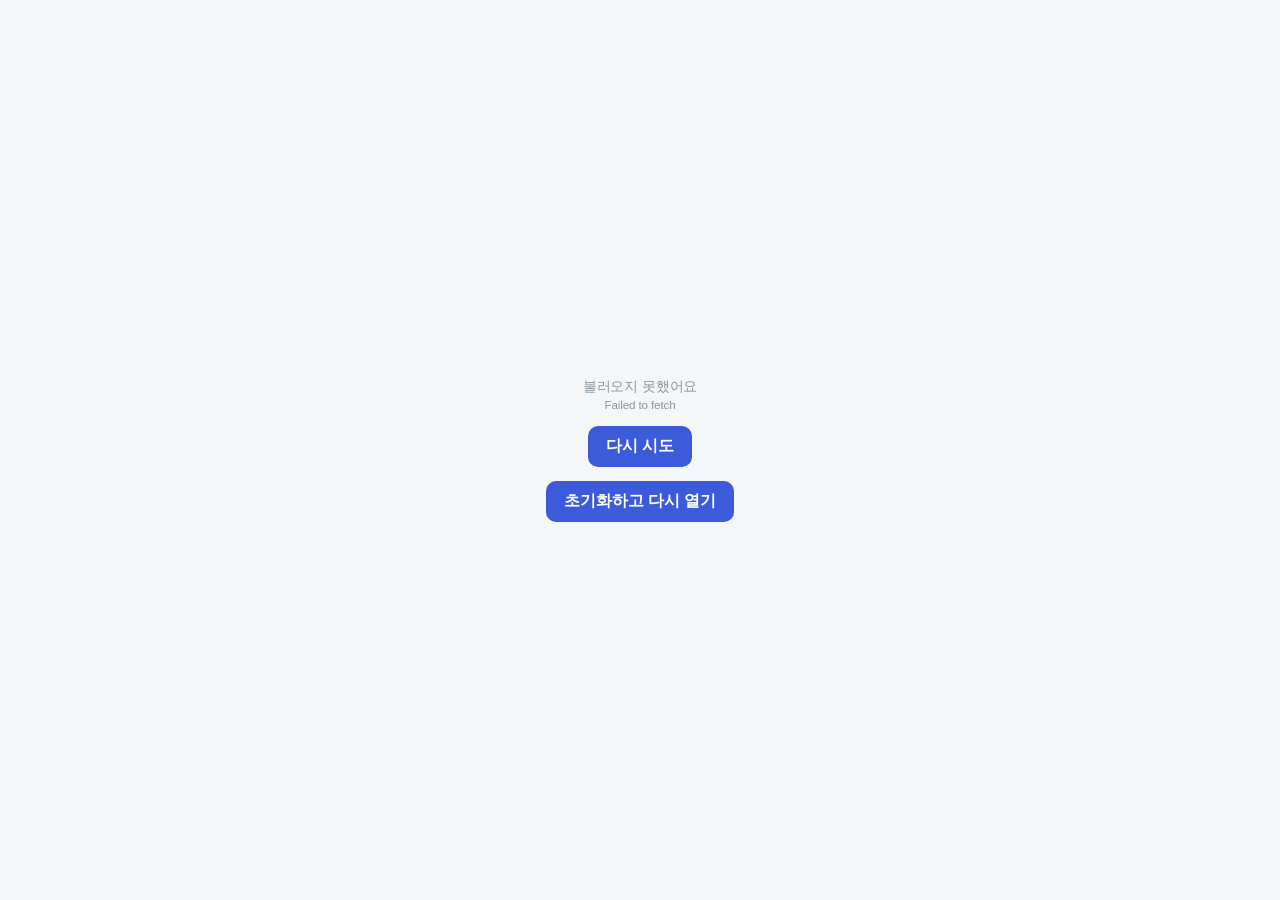
<file: index.html>
<!doctype html>
<html lang="ko">
<head>
<meta charset="utf-8">
<meta name="robots" content="noindex, nofollow, noai, noimageai">
<meta name="viewport" content="width=device-width, initial-scale=1">
<script>
/* [주소] 앱 뿌리 주소(ROOT) 계산 + 404.html 에서 넘어온 주소 되살리기 — 다른 파일보다 먼저 실행돼야 함
 *  github.io → 저장소 이름이 뿌리(/jammanbo/, /jammanbo-beta/) · 그 밖(localhost 등) → '/' */
(function () {
  var seg = location.pathname.split('/')[1] || '';
  var root = /\.github\.io$/.test(location.hostname) && seg ? '/' + seg + '/' : '/';
  window.JMB_ROOT = root;
  try {
    var dl = sessionStorage.getItem('jmb_deeplink');           // 404.html 이 저장해 둔 원래 주소
    if (dl) { sessionStorage.removeItem('jmb_deeplink'); if (dl.indexOf(root) === 0) history.replaceState(null, '', dl); }
  } catch (e) {}
  // /jammanbo/games/ · /jammanbo/games/x 처럼 끝에 더 붙은 주소는 한 단계로 정리 (상대 경로 파일이 깨지지 않게)
  var rest = location.pathname.slice(root.length).split('/');
  if (location.pathname.indexOf(root) === 0 && rest.length > 1) history.replaceState(null, '', root + rest[0] + location.search + location.hash);
})();
</script>
<title>잠만보 보드게임 모임</title>
<meta name="theme-color" content="#ffffff" media="(prefers-color-scheme: light)">
<meta name="theme-color" content="#181b21" media="(prefers-color-scheme: dark)">
<link rel="manifest" href="manifest.webmanifest">
<link rel="icon" type="image/png" href="icon-192.png">
<link rel="apple-touch-icon" href="apple-touch-icon.png">
<link rel="preconnect" href="https://script.google.com" crossorigin>
<link rel="preconnect" href="https://script.googleusercontent.com" crossorigin>
<link rel="dns-prefetch" href="https://kauth.kakao.com">
<style>
 html,body{margin:0;height:100%;background:#f5f6f8;color:#191f28;font-family:"Pretendard Variable",Pretendard,-apple-system,BlinkMacSystemFont,"Apple SD Gothic Neo","Malgun Gothic","Noto Sans KR",sans-serif}
 @media (prefers-color-scheme: dark){html,body{background:#0e1014;color:#eef0f4}}
 #boot{display:flex;flex-direction:column;align-items:center;justify-content:center;height:100%;gap:14px;padding:0 16px;text-align:center}
 #boot img{width:64px;height:64px;border-radius:16px;box-shadow:0 6px 18px rgba(30,42,90,.25)}
 #boot .msg{font-size:14px;color:#8b95a1;letter-spacing:-.01em}
 #boot button{font:inherit;font-weight:600;padding:10px 18px;border-radius:10px;border:0;background:#3b5bdb;color:#fff;cursor:pointer}
</style>
<script src="config.js"></script>
<script>
/*
 * 잠만보 보드게임 모임 — GitHub Pages 시작 페이지 (v2.2, 탭별 주소 + 뒤로가기 + 테스트 사이트 분리)
 *
 * 화면 코드(Index.html)·데이터는 시트 안의 Apps Script 에서 받아 옵니다. (주소는 config.js)
 * 화면을 고칠 때는 Apps Script 의 Index.html 만 고치고 '새 버전 배포'하면 됩니다. (여기는 안 고쳐도 됨)
 *
 * 빠르게 여는 방법
 *  1) 화면 코드: 기기에 저장해 둔 것으로 바로 띄우고, 뒤에서 버전만 확인 → 바뀌었으면 받아 두었다가 다음에 적용
 *  2) 데이터:   이 페이지가 열리자마자(화면보다 먼저) 서버에 요청. 기기에 저장된 데이터가 있으면 그걸 먼저 보여주고,
 *               서버 버전이 같으면 데이터를 다시 받지 않음(작은 응답만), 다르면 새 데이터로 바꿔 그림
 *  3) 정적 파일: sw.js 가 캐시 (재방문 시 네트워크를 기다리지 않음)
 *
 * [권한] 로그인 없이는 조회만 · 로그인하면 자기 닉네임으로만 등록 · 익명 글은 누구나
 *   회원용 쓰기 요청에는 카카오 세션 토큰을 마지막 인자로 붙여 보내고, 서버(Kakao.gs)가 최종 확인합니다.
 */
/* 초기화: 주소 끝에 ?reset 을 붙여 열면 이 기기의 잠만보 캐시(서비스 워커·저장된 화면·데이터)를 모두 지우고 새로 시작
 * (로그인 정보 jmb_kakao_v2 는 남겨 둠) */
if (/[?&]reset\b/.test(location.search)) {
  try { Object.keys(localStorage).forEach(function (k) { if (/^jmb_(shell|data)_/.test(k)) localStorage.removeItem(k); }); } catch (e) {}
  var jobs = [];
  if ('serviceWorker' in navigator) jobs.push(navigator.serviceWorker.getRegistrations().then(function (rs) { return Promise.all(rs.map(function (r) { return r.unregister(); })); }));
  if (window.caches) jobs.push(caches.keys().then(function (ks) { return Promise.all(ks.map(function (k) { return caches.delete(k); })); }));
  Promise.all(jobs).catch(function () {}).then(function () { location.replace(window.JMB_ROOT); });
  window.JMB_RESETTING = true;   // 아래 시작 코드는 건너뜀
}

var CFG = window.JMB_CONFIG || {};   // config.js 를 못 읽었으면 start() 에서 안내
var API = CFG.api;
var DATA_EDGE = CFG.dataEdge || '';   // 엣지(Cloudflare Worker): 화면 코드 · 데이터를 서울 근처에서 0.1초대로. 비우면 Apps Script 만 씀, 실패해도 자동 폴백
var API_ENV = CFG.env && CFG.env !== 'prod' ? 'beta' : '';   // 요청에 붙이는 env — 테스트면 서버가 티츄도 테스트 배포를 부름 (운영은 안 붙임)
/* ↻ 새로고침 버튼(extras.js)으로 다시 열린 경우: 저장된 화면·데이터 대신 서버에서 최신으로 받고 띄움 (한 번만) */
var HARD = false;
try { HARD = sessionStorage.getItem('jmb_hard_reload') === '1'; sessionStorage.removeItem('jmb_hard_reload'); } catch (e) {}
var ENV_SFX = CFG.env && CFG.env !== 'prod' ? '_' + CFG.env : '';   // 테스트 사이트는 저장 칸을 따로 씀 (같은 github.io 라서 섞이지 않게)
var SHELL_KEY = 'jmb_shell_v2' + ENV_SFX;   // 기기에 저장해 두는 화면 코드 {html, v, title}
var DATA_KEY = 'jmb_data_v2';     // 기기에 저장해 두는 데이터 {v, d}  (화면 코드 Index.html 과 같은 이름)
var AUTH_STORE = 'jmb_kakao_v2' + ENV_SFX, AUTH_STATE = 'jmb_kakao_state' + ENV_SFX, AUTH_MSG = 'jmb_kakao_msg' + ENV_SFX;
var AUTH_ON = !!CFG.kakaoApi && !!CFG.kakaoRestKey && CFG.kakaoApi.indexOf('YOUR_') < 0 && CFG.kakaoRestKey.indexOf('YOUR_') < 0;
var REDIRECT = location.origin + window.JMB_ROOT; // 카카오 개발자 사이트에 등록한 Redirect URI (어느 탭에서 로그인해도 항상 뿌리 주소)

function lsGetJSON(k) { try { return JSON.parse(localStorage.getItem(k) || 'null'); } catch (e) { return null; } }
function lsPutJSON(k, v) { try { localStorage.setItem(k, JSON.stringify(v)); } catch (e) {} }

/* 데이터 요청: {v, r} 또는 {same:true, v} — 화면 코드의 load() 가 사용 */
window.JMB_GETDATA = function (pw, fresh, ver) {
  var viaGas = function () {
    // (1.7.48) 30초 안에 답이 없으면 끊음 (Apps Script 가 답 없이 2분을 끄는 일이 있음 — 읽기라 다시 눌러도 안전)
    var gc = typeof AbortController === 'function' ? new AbortController() : null, gt = gc ? setTimeout(function () { gc.abort(); }, 30000) : 0;
    return fetch(API, { method: 'POST', headers: { 'Content-Type': 'text/plain;charset=utf-8' }, signal: gc ? gc.signal : undefined, body: JSON.stringify({ fn: 'getData', args: [pw || '', !!fresh, ver || ''], env: API_ENV || undefined }) })
      .then(function (r) { if (!r.ok) throw new Error('서버 응답 오류 (' + r.status + ')'); return r.json(); })
      .then(function (j) { clearTimeout(gt); if (!j || !j.ok) throw new Error((j && j.e) || '알 수 없는 오류'); return j.same ? { same: true, v: j.v } : { v: j.v, r: j.r }; },
            function (e) { clearTimeout(gt); throw (e && e.name === 'AbortError') ? new Error('서버가 응답하지 않아요. 잠시 후 다시 시도해 주세요') : (e instanceof TypeError) ? new Error('인터넷 연결을 확인해 주세요') : e; });
  };
  // 엣지: ↻(fresh)와 비밀번호 방식 운영진은 늘 Apps Script 로 (방금 저장한 내용을 바로 봐야 해서). 엣지가 실패하면 Apps Script 로 폴백
  var off = 0; try { off = +localStorage.getItem('jmb_edge_off_until') || 0; } catch (x) {}   // 이 기기에서 방금 저장했으면(6분) 엣지를 건너뜀 — 엣지는 최대 5분 늦어 방금 한 저장이 안 보일 수 있어서
  if (!DATA_EDGE || fresh || off > Date.now() || (pw && String(pw).indexOf('kk.') !== 0)) return viaGas();
  var la = '';   // 기기에 저장된 데이터의 시각 — 엣지가 이보다 오래된 데이터를 주지 않게(방금 저장한 사람이 되돌아가 보이는 일 방지)
  try { var cc = JSON.parse(localStorage.getItem('jmb_data_v2') || 'null'); if (cc && ver && cc.v === ver && cc.d && cc.d.loadedAt) la = String(cc.d.loadedAt); } catch (x) {}
  var ctl = typeof AbortController === 'function' ? new AbortController() : null, timer = ctl ? setTimeout(function () { ctl.abort(); }, 5000) : 0;
  return fetch(DATA_EDGE + '/data', { method: 'POST', headers: { 'Content-Type': 'text/plain;charset=utf-8' }, cache: 'no-store', signal: ctl ? ctl.signal : undefined,
    body: JSON.stringify({ pw: pw || '', ver: ver || '', la: la, env: API_ENV || '' }) })
    .then(function (r) { return r.json(); })
    .then(function (j) { clearTimeout(timer); if (!j || !j.ok) throw new Error('edge'); return j.same ? { same: true, v: j.v } : { v: j.v, r: j.r }; })
    .catch(function () { clearTimeout(timer); return viaGas(); });
};

/* ① 가장 먼저: 데이터 요청 시작 (화면 코드를 기다리지 않음) */
/* 카카오 로그인에서 막 돌아온 주소(?code=)이고 미니게임으로 곧바로 넘어갈 예정이면 데이터 요청은 건너뜀 —
 * 같은 Apps Script 에서 로그인 확인(kakaoLogin)과 겹쳐 서로 느려지고, 어차피 이 화면은 곧 떠남 */
var LEAVING = false;
try { LEAVING = /[?&]code=/.test(location.search) && !!sessionStorage.getItem('jmb_after_login'); } catch (e) {}
/* 카카오 운영진 계정이면 처음부터 운영진 데이터를 요청 (일반 데이터로 그린 뒤 로그인 확인이 끝나야 다시 받던 두 번 로딩을 없앰).
 * 기기에 저장된 로그인 정보(user.admin)로 미리 알 수 있고, 권한은 서버가 요청마다 토큰으로 다시 확인함 */
function kkAdminHint() {
  try {
    var s = lsGetJSON(AUTH_STORE);
    if (!s || !s.token || !s.user || !s.user.admin || sessionStorage.getItem('jmb_kk_off') === '1') return '';
    return 'kk.' + s.token;
  } catch (e) { return ''; }
}
if (API && !window.JMB_RESETTING && !LEAVING) (function () {
  var c = lsGetJSON(DATA_KEY), pw = kkAdminHint();
  window.JMB_EARLY_ADMIN = pw;   // 화면 코드(Index.html)가 읽음 — 이 요청이 운영진 데이터임을 알려 줌
  window.JMB_EARLY = window.JMB_GETDATA(pw, HARD, !pw && c && c.v ? c.v : '');   // 운영진 데이터는 기기 저장본(일반 데이터)과 다르므로 버전을 안 보냄
  window.JMB_EARLY.catch(function () {});   // 처리되지 않은 오류 경고 방지 (실제 처리는 화면 코드에서)
})();
</script>
</head>
<body>
<div id="boot"><img src="icon-192.png" alt=""><div class="msg">잠만보 불러오는 중…</div></div>
<script>
/* 기존 화면 코드의 google.script.run 호출을 fetch로 바꿔 주는 코드 (화면 안에 넣음) */
function shim(API, STORE, ENV) {
  // 회원용 쓰기 함수 — n: 원래 인자 개수(마지막이 pw), who: 닉네임 인자 위치 (서버 Kakao.gs 의 JMB_RULES 와 같게)
  var MEMBER = {
    addPost: { n: 4, who: 1, anon: true }, addPlays: { n: 5, who: 1, list: true },
    toggleOwner: { n: 4, who: 1 }, toggleWish: { n: 3, who: 1 }, rateGame: { n: 5, who: 1 },
    addAgitGame: { n: 4, who: 1 }, takeAgitGame: { n: 3, who: 1 }, borrowGame: { n: 5, who: 1 },
    returnGame: { n: 3, who: 1 }, requestRename: { n: 4, who: 0 }, setTangzzol: { n: 3, who: 0 }
  };
  function session() { try { var s = JSON.parse(localStorage.getItem(STORE) || 'null'); return s && s.token ? s : null; } catch (e) { return null; } }
  function askLogin() { setTimeout(function () { if (window.JMB_AUTH) window.JMB_AUTH.open(); }, 600); }
  function isAnon(v) { v = String(v == null ? '' : v).trim(); return v === '' || v === '익명'; }

  // 회원 쓰기 요청: 미리 확인(친절한 안내) + 토큰 붙이기. 문제 있으면 오류 메시지를 돌려줌
  function prepare(fn, a) {
    var rule = STORE && MEMBER[fn];
    if (!rule) return null;
    var s = session();
    while (a.length < rule.n) a.push('');
    a.length = rule.n;
    a.push(s ? s.token : '');
    if (a[rule.n - 1] || window.ADMIN_PW) return null;   // 운영진은 서버가 확인
    var who = a[rule.who];
    if (rule.anon && isAnon(who)) return null;
    if (!s) { askLogin(); return '로그인 후 이용할 수 있어요'; }
    var me = s.user && s.user.nickname;
    if (!me) { askLogin(); return '닉네임을 먼저 연결해 주세요'; }
    var names = rule.list ? (Array.isArray(who) ? who : [who]) : [who];
    if (!names.length || names.some(function (x) { return String(x).trim() !== me; })) {
      return rule.list ? '본인(' + me + ') 기록만 등록할 수 있어요. 다른 분 기록은 각자 등록해 주세요.' : '본인 닉네임(' + me + ')으로만 할 수 있어요';
    }
    return null;
  }

  function call(fn, args) {
    var stop = prepare(fn, args);
    if (stop) return Promise.reject(new Error(stop));
    // (1.7.48) 30초 안에 답이 없으면 끊음 — Apps Script 가 가끔 답 없이 2분을 끄는 일이 있어서. 다시 보내지는 않음(서버가 이미 처리했을 수도 있어 두 번 저장될 수 있음)
    var ctl = typeof AbortController === 'function' ? new AbortController() : null, timer = ctl ? setTimeout(function () { ctl.abort(); }, 30000) : 0;
    return fetch(API, { method: 'POST', headers: { 'Content-Type': 'text/plain;charset=utf-8' }, signal: ctl ? ctl.signal : undefined, body: JSON.stringify({ fn: fn, args: args, env: ENV || undefined, slim: (window.JMB_SLIM_OK && /^(addPost|addPlays|toggleWish|toggleOwner|rateGame)$/.test(fn)) ? 1 : undefined }) })
      .then(function (r) { if (!r.ok) throw new Error('서버 응답 오류 (' + r.status + ')'); return r.json(); })
      .then(function (j) { clearTimeout(timer); if (!j || !j.ok) throw new Error((j && j.e) || '알 수 없는 오류'); return j.r; },
            function (e) { clearTimeout(timer); throw (e && e.name === 'AbortError') ? new Error('서버가 응답하지 않아요. 새로고침(↻)으로 반영됐는지 확인한 뒤 다시 시도해 주세요') : (e instanceof TypeError) ? new Error('인터넷 연결을 확인해 주세요') : e; });
  }
  function runner(ok, fail) {
    return new Proxy({}, { get: function (_, k) {
      if (k === 'withSuccessHandler') return function (f) { return runner(f, fail); };
      if (k === 'withFailureHandler') return function (f) { return runner(ok, f); };
      if (k === 'withUserObject') return function () { return runner(ok, fail); };
      if (typeof k !== 'string') return undefined;
      return function () {
        var a = Array.prototype.slice.call(arguments);
        call(k, a).then(function (r) { if (ok) ok(r); }, function (e) { if (fail) fail(e); else console.error(e); });
      };
    } });
  }
  window.google = window.google || {};
  window.google.script = { run: runner(null, null) };
}

function escHtml(s) { return String(s || '').replace(/[&<>"']/g, function (c) { return { '&': '&amp;', '<': '&lt;', '>': '&gt;', '"': '&quot;', "'": '&#39;' }[c]; }); }

function boot(shell) {
  var v = encodeURIComponent(CFG.version || '1');
  var auth = AUTH_ON
    ? '<script>window.JMB_CONFIG=' + JSON.stringify({ version: CFG.version, kakaoApi: CFG.kakaoApi, kakaoRestKey: CFG.kakaoRestKey, redirect: REDIRECT, storeKey: AUTH_STORE, stateKey: AUTH_STATE, msgKey: AUTH_MSG }).replace(/</g, '\\u003c') + ';<\/script>' +
      '<link rel="stylesheet" href="auth.css?v=' + v + '">' +
      '<script src="auth.js?v=' + v + '" defer><\/script>'
    : '';
  var head =
    '<meta name="theme-color" content="#ffffff" media="(prefers-color-scheme: light)">' +
    '<meta name="theme-color" content="#181b21" media="(prefers-color-scheme: dark)">' +
    '<link rel="manifest" href="manifest.webmanifest">' +
    '<link rel="icon" type="image/png" href="icon-192.png">' +
    '<link rel="apple-touch-icon" href="apple-touch-icon.png">' +
    '<meta name="apple-mobile-web-app-capable" content="yes">' +
    '<meta name="mobile-web-app-capable" content="yes">' +
    '<meta name="apple-mobile-web-app-title" content="잠만보">' +
    '<script src="' + window.JMB_ROOT + 'fx.js?v=' + v + '"><\/script>' +   // 효과 모음 (아바타 · 진동 · 꽃가루 · 캘린더 · 이미지 저장) — 화면 코드보다 먼저
    '<script>(' + shim.toString() + ')(' + JSON.stringify(API) + ',' + JSON.stringify(AUTH_ON ? AUTH_STORE : '') + ',' + JSON.stringify(API_ENV) + ');' +
    // document.write 뒤에도 데이터 요청 함수·미리 보낸 요청을 그대로 쓰도록 (브라우저가 전역을 비운 경우 대비)
    'window.JMB_GETDATA=window.JMB_GETDATA||' + window.JMB_GETDATA.toString().replace(/\bAPI_ENV\b/g, JSON.stringify(API_ENV)).replace(/\bDATA_EDGE\b/g, JSON.stringify(DATA_EDGE)).replace(/\bAPI\b/g, JSON.stringify(API)) + ';<\/script>' + auth;
  var html = shell.html.replace(/<head[^>]*>/i, function (m) { return m + head; });
  // [주소] 탭마다 주소 + 뒤로가기 — 화면 코드가 다 실행된 뒤(맨 끝)에 붙임
  var route = '<script>window.JMB_ROOT=' + JSON.stringify(window.JMB_ROOT) + ';<\/script><script src="' + window.JMB_ROOT + 'router.js?v=' + v + '"><\/script>' +
    '<link rel="stylesheet" href="' + window.JMB_ROOT + 'theme.css?v=' + v + '">' +   // 디자인 테마 (화면 코드 스타일 뒤에 넣어야 이김)
    '<script src="' + window.JMB_ROOT + 'extras.js?v=' + v + '"><\/script>';   // 홈 화면 손보기 + 티츄 버튼 + 아이콘 (extras.js)
  html = /<\/body>/i.test(html) ? html.replace(/<\/body>(?![\s\S]*<\/body>)/i, function (m) { return route + m; }) : html + route;
  if (CFG.env && CFG.env !== 'prod') html = html.replace(/<\/body>(?![\s\S]*<\/body>)/i, function (m) { return '<div style="position:fixed;left:8px;bottom:8px;z-index:9999;background:#e11d48;color:#fff;font:700 12px sans-serif;padding:4px 8px;border-radius:6px;pointer-events:none">TEST · ' + escHtml(CFG.env) + '</div>' + m; });
  if (shell.title) html = html.replace(/<title>[^<]*<\/title>/i, function () { return '<title>' + escHtml(shell.title) + '</title>'; });
  document.open(); document.write(html); document.close();
}

function fail(e) {
  var b = document.getElementById('boot');
  if (!b) return;
  b.innerHTML = '<div class="msg">불러오지 못했어요<br><small>' + escHtml(e && e.message ? e.message : e) + '</small></div>' +
    '<button onclick="location.reload()">다시 시도</button>' +
    '<button onclick="location.replace(window.JMB_ROOT + \'?reset\')">초기화하고 다시 열기</button>';
}

/* 화면 코드 받기: ?api=page&v=<기기 버전> → {v, r:{html,title}} 또는 {same:true} */
function fetchShell(ver, direct) {
  var parse = function (j) {
    if (!j || !j.ok) throw new Error((j && j.e) || '화면 코드를 받지 못했어요');
    return j.same ? null : { html: j.r.html, title: j.r.title, v: j.v };
  };
  var viaGas = function () {   // (1.7.48) 30초 안에 답이 없으면 끊음 — ↻ 는 저장된 화면으로, 처음 방문은 '다시 시도' 안내로
    var sc = typeof AbortController === 'function' ? new AbortController() : null, st = sc ? setTimeout(function () { sc.abort(); }, 30000) : 0;
    return fetch(API + '?api=page&v=' + encodeURIComponent(ver || ''), { signal: sc ? sc.signal : undefined }).then(function (r) { return r.json(); })
      .then(function (j) { clearTimeout(st); return parse(j); }, function (e) { clearTimeout(st); throw (e && e.name === 'AbortError') ? new Error('서버가 응답하지 않아요. 잠시 후 다시 시도해 주세요') : e; });
  };
  if (!DATA_EDGE || direct) return viaGas();   // direct: ↻ 새로고침은 엣지(최대 5분 늦음)를 건너뛰고 Apps Script 에서 바로
  var ctl = typeof AbortController === 'function' ? new AbortController() : null, timer = ctl ? setTimeout(function () { ctl.abort(); }, 5000) : 0;
  return fetch(DATA_EDGE + '/shell?v=' + encodeURIComponent(ver || '') + '&env=' + encodeURIComponent(API_ENV || ''), { cache: 'no-store', signal: ctl ? ctl.signal : undefined })
    .then(function (r) { return r.json(); }).then(function (j) { clearTimeout(timer); return parse(j); })
    .catch(function () { clearTimeout(timer); return viaGas(); });   // 엣지 실패(설정 없음 · 오류 · 시간 초과) → Apps Script
}

/* 카카오에서 ?code= 를 달고 돌아왔을 때: 서버에서 로그인 처리 → 세션 저장 (화면은 그다음에 뜸) */
function handleKakaoRedirect() {
  if (!AUTH_ON) return Promise.resolve();
  var p = new URLSearchParams(location.search), code = p.get('code'), err = p.get('error');
  if (!code && !err) return Promise.resolve();
  history.replaceState(null, '', location.pathname + location.hash); // 주소에서 code 제거 (새로고침 시 재사용 방지)
  window.JMB_FROM_KAKAO = true;   // [티츄] 로그인을 시작한 페이지로 돌아가기 위한 표시 (start 참고)
  function msg(t) { try { localStorage.setItem(AUTH_MSG, t); } catch (e) {} }
  try { var back = sessionStorage.getItem('jmb_route'); if (back && back.indexOf(window.JMB_ROOT) === 0) history.replaceState(null, '', back); } catch (e) {}   // 로그인 전에 보던 탭으로
  if (err) { msg('카카오 로그인이 취소됐어요'); return Promise.resolve(); }
  // 꼬맨틀로 돌아갈 예정이면 로그인 확인을 기다리는 동안 단어 목록(약 410KB)을 미리 받아 둠 — 도착하자마자 바로 쓰도록 (꼬맨틀 app.js 의 VOCAB_URL 과 같은 주소)
  try { var ret = sessionStorage.getItem('jmb_after_login') || ''; if (/\/semantle\//.test(ret)) fetch(window.JMB_ROOT + 'semantle/vocab3.txt?v=1').catch(function () {}); } catch (e) {}
  var saved = lsGetJSON(AUTH_STATE);
  try { localStorage.removeItem(AUTH_STATE); } catch (e) {}
  if (!saved || saved.s !== p.get('state') || Date.now() - saved.t > 10 * 60 * 1000) { msg('로그인 요청이 올바르지 않아요. 다시 시도해 주세요.'); return Promise.resolve(); }
  // (1.7.48) 25초 안에 답이 없으면 끊고 안내 — 답 없이 2분을 기다리게 하지 않음. 카카오 코드는 한 번만 쓸 수 있어 다시 보내지 않고 처음부터 다시 로그인
  var kc = typeof AbortController === 'function' ? new AbortController() : null, kt = kc ? setTimeout(function () { kc.abort(); }, 25000) : 0;
  return fetch(CFG.kakaoApi, { method: 'POST', headers: { 'Content-Type': 'text/plain;charset=utf-8' }, signal: kc ? kc.signal : undefined, body: JSON.stringify({ fn: 'kakaoLogin', args: [code, REDIRECT] }) })
    .then(function (r) { return r.json(); })
    .then(function (j) {
      clearTimeout(kt);
      if (!j || !j.ok) throw new Error((j && j.e) || '로그인에 실패했어요');
      lsPutJSON(AUTH_STORE, { token: j.r.token, user: j.r.user, fresh: true });
      try { sessionStorage.removeItem('jmb_link_prompt'); } catch (e) {}
    })
    .catch(function (e) { clearTimeout(kt); msg(e && e.name === 'AbortError' ? '로그인 서버가 응답하지 않아요. 잠시 후 다시 로그인해 주세요.' : e && e.message ? e.message : '로그인에 실패했어요'); });
}

function start() {
  if (window.JMB_RESETTING) return;
  // [티츄 · 장소 지도] tichu/ · map/ 에서 카카오 로그인을 시작했으면 로그인 처리 뒤 그 페이지로 돌아감 (그 밖에는 아무 영향 없음)
  if (window.JMB_FROM_KAKAO) {
    try {
      var back2 = sessionStorage.getItem('jmb_after_login');
      sessionStorage.removeItem('jmb_after_login');
      // 미니게임 폴더(tichu/ · map/ · aging/ · semantle/ · arcade/ …) 어디서든 — 이 사이트 안의 '폴더/' 주소만 허용
      if (back2 && back2.indexOf(window.JMB_ROOT) === 0 && /^[a-z0-9_-]+\/(index\.html)?(#[\w\/.#-]*)?$/i.test(back2.slice(window.JMB_ROOT.length)) && /^[\w\/.#-]+$/.test(back2)) { location.replace(back2); return; }
    } catch (e) {}
  }
  if (!API) return fail(new Error('설정 파일(config.js)을 읽지 못했어요'));
  var cached = lsGetJSON(SHELL_KEY);
  if (cached && cached.html) {
    // ② 저장된 화면으로 바로 시작. 페이지를 다 읽은 뒤에 바꿔 써야 이 시작 화면이 깨끗이 지워짐
    var go = function () {
      // 뒤에서 화면 코드 버전 확인 → 바뀌었으면 받아 두었다가 다음에 열 때 적용 (데이터 요청이 먼저 끝나도록 조금 늦게)
      if (!HARD) setTimeout(function () {
        fetchShell(cached.v).then(function (s) {
          if (!s) return;
          lsPutJSON(SHELL_KEY, s);
          // 새 화면 코드가 나왔으면 곧바로 한 번 다시 열어 적용 (예전에는 '다음에 열 때' 적용돼서 업데이트 뒤 새로고침을 두 번 해야 했음).
          // 같은 버전으로는 한 번만(무한 반복 방지), 입력 중이면 건드리지 않고 다음에 열 때 적용
          var ae = document.activeElement;
          if (ae && /^(INPUT|TEXTAREA|SELECT)$/.test(ae.tagName)) return;
          try { if (sessionStorage.getItem('jmb_shell_applied') === String(s.v)) return; sessionStorage.setItem('jmb_shell_applied', String(s.v)); } catch (e) { return; }
          location.reload();
        }).catch(function () {});
      }, 1500);
      try { boot(cached); }
      catch (e) { try { localStorage.removeItem(SHELL_KEY); } catch (x) {} location.reload(); }   // 저장된 화면이 깨졌으면 지우고 새로 받기
    };
    var ready = function () {
      if (document.readyState === 'loading') document.addEventListener('DOMContentLoaded', function () { setTimeout(go, 0); });
      else setTimeout(go, 0);
    };
    // ↻ 새로고침: 화면 코드가 바뀌었는지 지금 확인하고 최신으로 띄움 (실패하면 저장된 화면으로)
    if (HARD) fetchShell(cached.v, true).then(function (s) { if (s) { lsPutJSON(SHELL_KEY, s); cached = s; } }, function () {}).then(ready);
    else ready();
    return;
  }
  // 처음 방문: 화면 코드와 데이터(①에서 이미 요청 중)를 동시에 받음
  fetchShell('').then(function (s) {
    if (!s) throw new Error('화면 코드를 받지 못했어요');
    lsPutJSON(SHELL_KEY, s);
    boot(s);
  }).catch(fail);
}

if (!window.JMB_RESETTING) handleKakaoRedirect().then(start, start); // 로그인 복귀 처리 → 화면 시작

/* 서비스 워커가 '시작 페이지 · config.js 가 실제로 바뀌었다' 고 알리면 한 번 다시 열어 바로 적용 (예전에는 다음에 열 때 적용 → 업데이트 뒤 새로고침 두 번).
 * 60초 안에 두 번은 안 함(반복 방지), 입력 중이면 건드리지 않음. navigator.serviceWorker 에 붙이므로 document.write 로 화면이 바뀌어도 유지됨 */
if (!window.JMB_RESETTING && 'serviceWorker' in navigator) {
  navigator.serviceWorker.addEventListener('message', function (e) {
    if (!e.data || e.data.type !== 'jmb-static-updated') return;
    var ae = document.activeElement; if (ae && /^(INPUT|TEXTAREA|SELECT)$/.test(ae.tagName)) return;
    try { var t = +sessionStorage.getItem('jmb_sw_reload_at') || 0; if (Date.now() - t < 60000) return; sessionStorage.setItem('jmb_sw_reload_at', String(Date.now())); } catch (x) { return; }
    location.reload();
  });
}
if (!window.JMB_RESETTING && 'serviceWorker' in navigator && location.protocol === 'https:') { // 정적 파일 캐시 (재방문 속도)
  window.addEventListener('load', function () { navigator.serviceWorker.register(window.JMB_ROOT + 'sw.js', { scope: window.JMB_ROOT }).catch(function () {}); });
}
try { localStorage.removeItem('jmb_shell_v1'); } catch (e) {}   // 예전 형식 정리
</script>
</body>
</html>
</file>
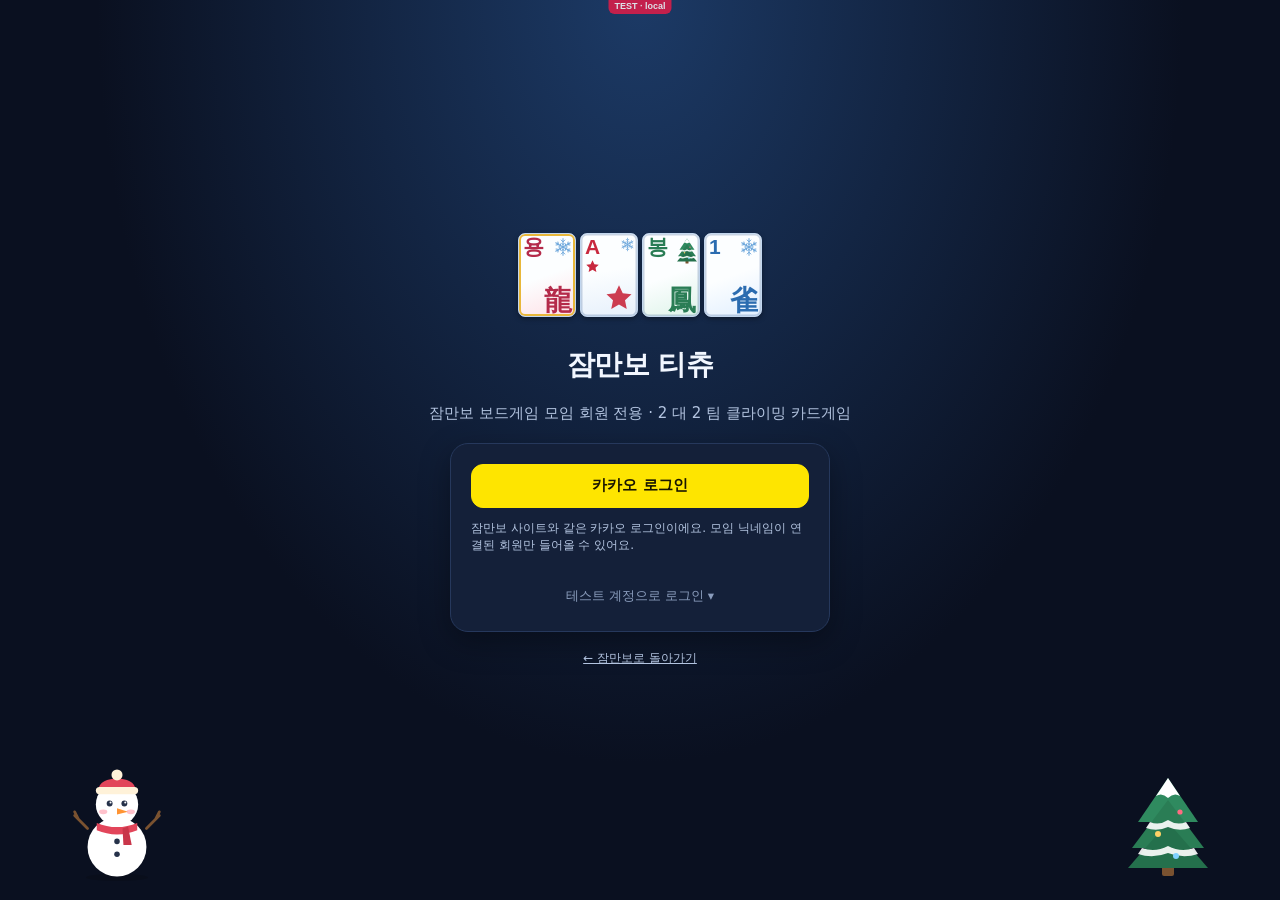
<file: tichu/index.html>
<!doctype html>
<html lang="ko">
<head>
<meta charset="utf-8">
<meta name="robots" content="noindex, nofollow, noai, noimageai">
<meta name="viewport" content="width=device-width, initial-scale=1, viewport-fit=cover">
<title>잠만보 티츄</title>
<meta name="description" content="잠만보 보드게임 모임 회원 전용 온라인 티츄">
<meta name="theme-color" content="#0b1a14">
<meta name="apple-mobile-web-app-capable" content="yes">
<meta name="mobile-web-app-capable" content="yes">
<meta name="apple-mobile-web-app-title" content="잠만보 티츄">
<link rel="icon" type="image/png" href="../icon-192.png">
<link rel="apple-touch-icon" href="../apple-touch-icon.png">
<link rel="preconnect" href="https://script.google.com" crossorigin>
<link rel="preconnect" href="https://script.googleusercontent.com" crossorigin>
<link rel="stylesheet" href="style.css?v=1.28.3">
<link rel="stylesheet" href="../adaptive.css?v=1">
<script src="../adaptive.js?v=1"></script>
<script>/* 테마: 고른 것만 받음 (기본은 추가 파일 없음). 그림·색을 바꾸면 TICHU_THEME_V 올리기 */
window.TICHU_THEME_V = '2';
try { var th = localStorage.getItem('tichu_theme'); if (/^(halloween|spring|summer|autumn|winter)$/.test(th || '')) { document.documentElement.className += ' th-' + th; document.write('<link rel="stylesheet" id="themeCss" href="themes/' + th + '.css?v=' + TICHU_THEME_V + '">'); } } catch (e) {}</script>
</head>
<body>
<div id="app"><div class="boot"><div class="logo-mark">T</div><div>잠만보 티츄 불러오는 중…</div></div></div>
<div id="modal" class="modal" hidden></div>
<div id="toasts" class="toasts" aria-live="polite"></div>
<noscript><p style="padding:24px;color:#fff">자바스크립트를 켜야 이용할 수 있어요.</p></noscript>
<script src="../config.js"></script>
<script src="config.js?v=1.10.1"></script>
<script src="engine.js?v=1.22.0"></script>
<script src="../fx.js?v=2"></script>
<script src="../promo.js?v=1" defer></script>
<script src="app.js?v=1.28.4"></script>
</body>
</html>
</file>
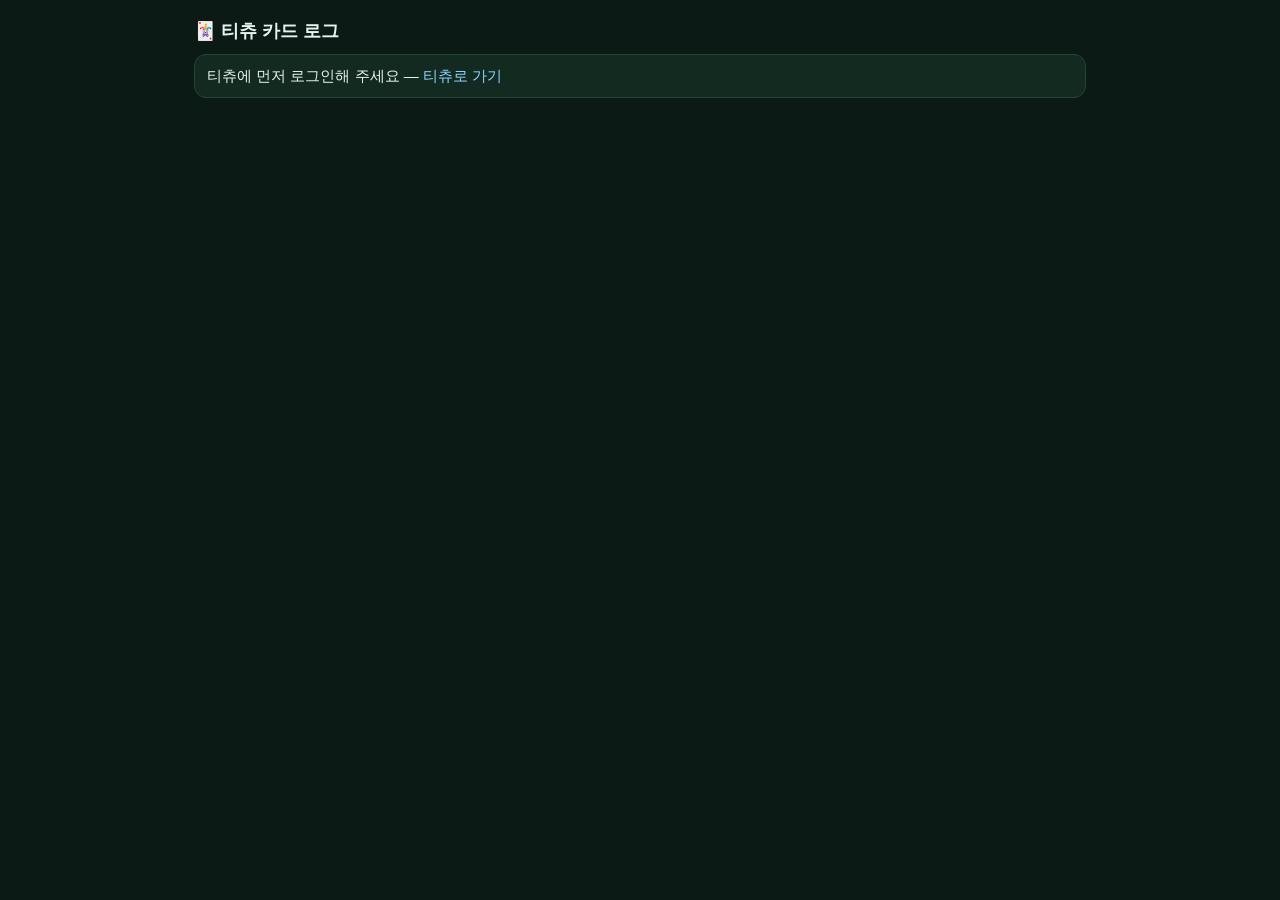
<file: tichu/log/index.html>
<!doctype html>
<html lang="ko">
<head>
<meta charset="utf-8">
<meta name="robots" content="noindex, nofollow, noai, noimageai">
<meta name="viewport" content="width=device-width, initial-scale=1, viewport-fit=cover">
<title>티츄 카드 로그</title>
<meta name="theme-color" content="#0b1a14">
<link rel="icon" type="image/png" href="../../icon-192.png">
<link rel="stylesheet" href="style.css?v=1.0.0">
<link rel="stylesheet" href="../../adaptive.css?v=1">
<script src="../../adaptive.js?v=1"></script>
</head>
<body>
<div id="app"><p class="muted" style="padding:24px">불러오는 중…</p></div>
<noscript><p style="padding:24px;color:#fff">자바스크립트를 켜야 볼 수 있어요.</p></noscript>
<script src="../../config.js"></script>
<script src="../config.js"></script>
<script src="app.js?v=1.0.0"></script>
</body>
</html>
</file>
<file: auth.css>
/* 잠만보 계정 모듈 스타일 — 앱의 색상 변수(--accent, --surface, --line …)를 그대로 써서 라이트/다크 모두 맞춰집니다. */
.jmb-hbtn { display: inline-flex; align-items: center; gap: 6px; max-width: 150px; }
.jmb-hbtn .jmb-w { display: inline-flex; align-items: center; gap: 6px; min-width: 0; }
.jmb-hbtn .jmb-nm { overflow: hidden; text-overflow: ellipsis; white-space: nowrap; }
.jmb-hbtn .jmb-ck { flex: none; font-size: 10px; font-weight: 800; padding: 1px 5px; border-radius: 999px; background: var(--accent-soft, #eceafd); color: var(--accent, #4f46e5); }
.jmb-hbtn.primary .jmb-ck { background: rgba(255, 255, 255, .25); color: inherit; }
.jmb-av { flex: none; width: 20px; height: 20px; border-radius: 50%; object-fit: cover; background: var(--line, #e3e6ee); }
.jmb-av0 { display: inline-block; background: linear-gradient(135deg, #fee500, #f5c400); }
.jmb-av.big { width: 52px; height: 52px; }

.jmb-login { display: flex; flex-direction: column; gap: 10px; }
.jmb-kakao { display: flex; align-items: center; justify-content: center; gap: 8px; width: 100%; min-height: 48px; border: 0; border-radius: 12px; background: #fee500; color: rgba(0, 0, 0, .85); font: 700 16px var(--sans, system-ui, sans-serif); cursor: pointer; }
.jmb-kakao:hover { filter: brightness(.97); }
.jmb-kakao:active { transform: translateY(1px); }
.jmb-kakao:focus-visible, .jmb-chip:focus-visible, .jmb-wide:focus-visible { outline: 2px solid var(--accent, #4f46e5); outline-offset: 2px; }
.jmb-wide { width: 100%; min-height: 44px; }
.jmb-hint { margin: 0; color: var(--muted, #7c8496); font-size: 13px; line-height: 1.5; }
.jmb-hint.sm { font-size: 12px; margin-top: 12px; }
.jmb-or { display: flex; align-items: center; gap: 10px; color: var(--muted, #7c8496); font-size: 12px; margin: 4px 0; }
.jmb-or::before, .jmb-or::after { content: ""; flex: 1; height: 1px; background: var(--line, #e3e6ee); }
.jmb-admin { display: flex; flex-direction: column; gap: 4px; }
.jmb-admin[hidden] { display: none; }
.jmb-more { text-align: center; margin-top: 2px; }
.jmb-link { background: none; border: 0; padding: 6px; color: var(--muted, #7c8496); font: inherit; font-size: 13px; text-decoration: underline; cursor: pointer; }
.jmb-link.danger { color: var(--bad, #b91c1c); }

.jmb-prof { display: flex; align-items: center; gap: 12px; margin-bottom: 12px; }
.jmb-prof .jmb-av { width: 52px; height: 52px; }
.jmb-prof b { display: block; font-size: 17px; }
.jmb-prof small { color: var(--muted, #7c8496); }
.jmb-list { min-height: 0; margin-bottom: 8px; }
.jmb-menu { display: flex; flex-direction: column; gap: 8px; align-items: stretch; }
.jmb-menu .jmb-link { align-self: center; }

.jmb-names { display: flex; flex-wrap: wrap; gap: 6px; margin: 10px 0 4px; max-height: 38vh; overflow: auto; min-height: 48px; padding: 2px; }
.jmb-chip { border: 1px solid var(--line, #e3e6ee); background: var(--surface2, #f1f3f8); color: inherit; border-radius: 999px; padding: 7px 12px; font: inherit; font-size: 14px; cursor: pointer; }
.jmb-chip.on { background: var(--accent, #4f46e5); border-color: var(--accent, #4f46e5); color: var(--accent-ink, #fff); font-weight: 700; }
.jmb-mute { color: var(--muted, #7c8496); font-size: 13px; padding: 8px 2px; }
.jmb-err { color: var(--bad, #b91c1c); font-size: 13px; min-height: 18px; margin-top: 4px; }

/* 앱 모달이 없을 때의 대체 창 / 토스트 */
.jmb-ov { position: fixed; inset: 0; z-index: 2147483000; display: none; align-items: center; justify-content: center; padding: 16px; background: rgba(10, 12, 20, .45); }
.jmb-box { width: 100%; max-width: 420px; max-height: 90vh; overflow: auto; background: var(--surface, #fff); color: var(--ink, #1b1f2a); border-radius: 18px; padding: 18px 16px 20px; }
.jmb-toast { position: fixed; left: 50%; bottom: 24px; transform: translateX(-50%); z-index: 2147483001; display: none; background: #222; color: #fff; padding: 10px 16px; border-radius: 12px; font-size: 14px; }
</file>
<file: tichu/style.css>
/* 잠만보 티츄 — 화면 스타일 (외부 글꼴·이미지 없음) */
:root {
  --bg: #0b1a14; --bg2: #10241c; --panel: #152e24; --panel2: #1b382c; --line: #2a4a3c; --line2: #3a5f4e;
  --felt: #0f3b2c; --felt2: #0b2e22;
  --text: #eef5f1; --muted: #a5bdb1; --dim: #7f9a8d;
  --gold: #f5b301; --gold2: #ffd666; --danger: #f43f5e; --ok: #22c55e;
  --teamA: #60a5fa; --teamB: #fb7185;
  --card: #fffcf3; --card-line: #d9d1bd; --ink: #1d232a;
  --s-J: #0f8a5f; --s-S: #2b3440; --s-P: #1d4ed8; --s-T: #d62839;
  --r: 14px; --shadow: 0 10px 30px rgba(0,0,0,.35);
  --cw: 46px; --ch: 66px;
  /* 테마(themes/*.css)가 바꾸는 색 — 기본은 초록 펠트 */
  --felt-hi: #17563f; --felt-edge: #22694e; --login-hi: #1b4a37; --logo1: #1f6f4f; --logo2: #0f3b2c; --back1: #1e5a43; --back2: #174a37;
  --hdr-bg: rgba(11,26,20,.92); --tab-bg: rgba(11,26,20,.96); --seat-bg: rgba(9,24,18,.88); --glass: rgba(10,26,20,.94); --toast-bg: rgba(16,36,28,.96);
  font-family: -apple-system, BlinkMacSystemFont, "Apple SD Gothic Neo", "Malgun Gothic", "Noto Sans KR", system-ui, sans-serif;
}
* { box-sizing: border-box; -webkit-tap-highlight-color: transparent; }
html, body { margin: 0; height: 100%; background: var(--bg); color: var(--text); touch-action: manipulation; }   /* 두 번 터치 확대 끔 (두 손가락 확대는 됨) */
body { font-size: 15px; line-height: 1.45; overscroll-behavior-y: none; }
button { font: inherit; color: inherit; cursor: pointer; }
input, select { font: inherit; }
a { color: var(--gold2); }
.hidden { display: none !important; }
.boot { height: 100vh; display: flex; flex-direction: column; align-items: center; justify-content: center; gap: 14px; color: var(--muted); }
.logo-mark { width: 64px; height: 64px; border-radius: 18px; background: linear-gradient(135deg, var(--logo1), var(--logo2)); display: grid; place-items: center; font: 900 34px/1 Georgia, serif; color: var(--gold); box-shadow: inset 0 0 0 2px rgba(245,179,1,.4); }

/* ---------- 버튼 ---------- */
.btn { white-space: nowrap; border: 1px solid var(--line2); background: var(--panel2); border-radius: 12px; padding: 10px 16px; font-weight: 700; min-height: 44px; display: inline-flex; align-items: center; justify-content: center; gap: 6px; transition: transform .08s, background .15s, opacity .15s; }
.btn:active { transform: scale(.97); }
.btn:disabled { opacity: .4; cursor: default; transform: none; }
.btn.primary { background: var(--gold); border-color: var(--gold); color: #1d1600; }
.btn.danger { background: transparent; border-color: var(--danger); color: #ffb4c0; }
.btn.ghost { background: transparent; }
.btn.sm { min-height: 34px; padding: 6px 12px; font-size: 13px; border-radius: 10px; }
.btn.block { width: 100%; }
.btn.kakao { background: #fee500; border-color: #fee500; color: #191600; }
.iconbtn { width: 40px; height: 40px; border-radius: 12px; border: 1px solid var(--line); background: var(--panel); display: inline-grid; place-items: center; font-size: 18px; position: relative; }
.badge-dot { position: absolute; top: -4px; right: -4px; min-width: 18px; height: 18px; border-radius: 9px; background: var(--danger); color: #fff; font-size: 11px; font-weight: 800; display: grid; place-items: center; padding: 0 4px; }

/* ---------- 로그인 ---------- */
.login { min-height: 100vh; display: flex; flex-direction: column; align-items: center; justify-content: center; padding: 32px 16px; gap: 18px; background: radial-gradient(ellipse at top, var(--login-hi) 0%, var(--bg) 60%); }
.login h1 { margin: 6px 0 0; font-size: 28px; letter-spacing: -0.5px; }
.login .sub { color: var(--muted); margin: 0; text-align: center; }
.login .box { width: 100%; max-width: 380px; background: var(--panel); border: 1px solid var(--line); border-radius: 18px; padding: 20px; display: flex; flex-direction: column; gap: 12px; box-shadow: var(--shadow); }
.field { display: flex; flex-direction: column; gap: 6px; }
.field label { font-size: 13px; color: var(--muted); font-weight: 600; }
.input { width: 100%; height: 44px; border-radius: 12px; border: 1px solid var(--line2); background: var(--bg2); color: var(--text); padding: 0 12px; }
.input:focus { outline: 2px solid var(--gold); outline-offset: 1px; }
.or { display: flex; align-items: center; gap: 10px; color: var(--dim); font-size: 12px; }
.tester { margin-top: 14px; }
.tester summary { cursor: pointer; list-style: none; text-align: center; color: var(--dim); font-size: 12.5px; padding: 6px; }
.tester summary::-webkit-details-marker { display: none; }
.tester summary::after { content: ' ▾'; }
.tester[open] summary::after { content: ' ▴'; }
.tester .field { margin-top: 8px; }
.or::before, .or::after { content: ""; flex: 1; height: 1px; background: var(--line); }
.err { color: #ffb4c0; font-size: 13px; min-height: 18px; }
.small { font-size: 12px; color: var(--muted); }
.mini-cards { display: flex; gap: 4px; justify-content: center; margin-bottom: 4px; }

/* ---------- 로비 ---------- */
.shell { max-width: 760px; margin: 0 auto; min-height: 100vh; display: flex; flex-direction: column; }
.hdr { position: sticky; top: 0; z-index: 5; display: flex; align-items: center; gap: 10px; padding: 10px 16px; padding-top: max(10px, env(safe-area-inset-top)); background: var(--hdr-bg); backdrop-filter: blur(8px); border-bottom: 1px solid var(--line); }
.hdr .title { font-weight: 800; font-size: 18px; flex: 1; display: flex; align-items: center; gap: 8px; }
.hdr .title .logo-mark { width: 30px; height: 30px; border-radius: 9px; font-size: 17px; }
.chip { display: inline-flex; align-items: center; gap: 6px; padding: 4px 10px; border-radius: 999px; background: var(--panel); border: 1px solid var(--line); font-size: 13px; font-weight: 600; }
.content { flex: 1; padding: 14px 16px 90px; display: flex; flex-direction: column; gap: 14px; }
/* 운영진 표시 */
.adm { display: inline-block; font-size: 11px; font-weight: 800; color: #1a1a1a; background: var(--gold2); border-radius: 6px; padding: 1px 6px; vertical-align: 1px; letter-spacing: 0; }
.adm-box { margin: 10px 0 4px; padding: 10px 12px; border-radius: 12px; background: rgba(240,192,64,.1); border: 1px solid rgba(240,192,64,.35); font-size: 13.5px; }
.adm-box ul { margin: 6px 0; padding-left: 18px; }
.adm-box li { margin: 3px 0; }
.notice { background: rgba(245,179,1,.1); border: 1px solid rgba(245,179,1,.35); color: var(--gold2); padding: 10px 12px; border-radius: 12px; font-size: 14px; }
/* 대회 광고 */
.ad { display: flex; align-items: center; gap: 10px; padding: 11px 14px; margin: 10px 0; border-radius: 14px; text-decoration: none; color: #fff7dc;
  background: linear-gradient(135deg, rgba(240,192,64,.28), rgba(214,51,108,.22)); border: 1px solid rgba(240,192,64,.55); box-shadow: 0 4px 14px rgba(0,0,0,.25); }
.ad .ad-ic { font-size: 20px; flex: none; }
.ad .ad-t { flex: 1; min-width: 0; font-weight: 800; font-size: 14.5px; line-height: 1.4; word-break: keep-all; }
.ad .ad-go { flex: none; font-size: 12.5px; font-weight: 700; color: var(--gold2); white-space: nowrap; }
a.ad:active { transform: scale(.99); }
.ad.ad-chat { margin: 0 0 8px; padding: 8px 12px; border-radius: 12px; box-shadow: none; }
.ad.ad-chat .ad-t { font-size: 13.5px; }
.ad.ad-result { margin: 4px 0 10px; }
.cta { display: grid; grid-template-columns: 1fr 1fr; gap: 10px; }
.cta .btn { min-height: 64px; flex-direction: column; gap: 2px; border-radius: 16px; }
.cta .btn small { font-weight: 500; opacity: .75; font-size: 12px; }
.sec-title { display: flex; align-items: center; justify-content: space-between; font-weight: 800; font-size: 16px; margin-top: 4px; }
.rooms { display: flex; flex-direction: column; gap: 10px; }
.room-card { background: var(--panel); border: 1px solid var(--line); border-radius: 16px; padding: 12px 14px; display: flex; flex-direction: column; gap: 8px; }
.room-card.mine { border-color: var(--gold); }
.room-card .top { display: flex; align-items: center; gap: 8px; }
.room-card .name { font-weight: 800; flex: 1; min-width: 0; overflow: hidden; text-overflow: ellipsis; white-space: nowrap; }
.st { font-size: 12px; font-weight: 800; padding: 2px 8px; border-radius: 999px; }
.st.wait { background: rgba(34,197,94,.15); color: #86efac; }
.st.play { background: rgba(245,179,1,.15); color: var(--gold2); }
.st.end { background: rgba(165,189,177,.15); color: var(--muted); }
.room-card .seats { display: grid; grid-template-columns: 1fr 1fr; gap: 4px 10px; font-size: 13px; }
.room-card .seats span { overflow: hidden; text-overflow: ellipsis; white-space: nowrap; }
.tA { color: var(--teamA); } .tB { color: var(--teamB); }
.room-card .meta { display: flex; align-items: center; gap: 8px; font-size: 12px; color: var(--muted); }
.room-card .meta .sp { flex: 1; }
.empty { text-align: center; color: var(--muted); padding: 30px 10px; border: 1px dashed var(--line2); border-radius: 16px; }
.tabbar { position: fixed; left: 0; right: 0; bottom: 0; z-index: 6; display: flex; justify-content: center; background: var(--tab-bg); border-top: 1px solid var(--line); padding-bottom: env(safe-area-inset-bottom); }
.tabbar .in { display: grid; grid-template-columns: repeat(4, 1fr); width: 100%; max-width: 760px; }
.tabbar button { background: none; border: 0; padding: 9px 4px 10px; display: flex; flex-direction: column; align-items: center; gap: 2px; font-size: 12px; color: var(--dim); font-weight: 700; min-height: 56px; }
.tabbar button .ic { font-size: 19px; line-height: 1; }
.tabbar button.on { color: var(--gold); }
.table-list { width: 100%; border-collapse: collapse; font-size: 14px; }
.table-list th, .table-list td { padding: 9px 6px; border-bottom: 1px solid var(--line); text-align: right; white-space: nowrap; }
.table-list th { color: var(--muted); font-size: 12px; font-weight: 700; }
.table-list th:nth-child(2), .table-list td:nth-child(2) { text-align: left; }
.table-list td.n { text-align: left; max-width: 110px; overflow: hidden; text-overflow: ellipsis; font-weight: 700; }
.table-list tr.me td { background: rgba(245,179,1,.08); }
.medal { font-size: 16px; }
.stat-grid { display: grid; grid-template-columns: repeat(3, 1fr); gap: 8px; }
.stat { background: var(--panel); border: 1px solid var(--line); border-radius: 14px; padding: 10px; text-align: center; }
.stat b { display: block; font-size: 20px; }
.stat span { font-size: 12px; color: var(--muted); }
.game-row { display: flex; align-items: center; gap: 10px; padding: 10px 12px; background: var(--panel); border: 1px solid var(--line); border-radius: 12px; font-size: 14px; }
.game-row .wl { font-weight: 900; width: 26px; text-align: center; }
.game-row .wl.w { color: var(--ok); } .game-row .wl.l { color: var(--danger); }
.game-row .mid { flex: 1; min-width: 0; }
.game-row .mid div { overflow: hidden; text-overflow: ellipsis; white-space: nowrap; }
.rules h3 { margin: 18px 0 6px; font-size: 16px; color: var(--gold2); }
.rules p, .rules li { color: #d5e4dc; }
.rules ul { padding-left: 18px; margin: 6px 0; }
.rules .ex { display: flex; flex-wrap: wrap; gap: 10px; align-items: center; margin: 8px 0; }
.rules .ex .lbl { font-size: 12px; color: var(--muted); width: 100%; }
/* 참새 콜 (소원) */
.rules .wish-sum { background: rgba(240, 192, 64, .12); border: 1px solid rgba(240, 192, 64, .35); border-radius: 12px; padding: 10px 14px; margin: 6px 0 10px; color: #f5e6b8; line-height: 1.6; }
.rules .wish-steps { padding-left: 20px; margin: 6px 0; }
.rules .wish-steps li { margin: 4px 0; }
.rules .wx { background: rgba(255, 255, 255, .05); border: 1px solid rgba(255, 255, 255, .1); border-radius: 12px; padding: 10px 12px; margin: 8px 0; }
.rules .wx-h { display: flex; align-items: center; gap: 8px; margin-bottom: 6px; }
.rules .wx-v { font-size: 12px; font-weight: 700; border-radius: 999px; padding: 2px 9px; }
.rules .wx-v.must { background: #f0c040; color: #1a1a1a; }
.rules .wx-v.free { background: rgba(255, 255, 255, .14); color: #d5e4dc; }
.rules .wx-row { display: flex; align-items: center; gap: 8px; margin: 4px 0; flex-wrap: wrap; }
.rules .wx-k { font-size: 12px; color: var(--muted); width: 42px; flex: none; }
.rules .wx-why { margin: 6px 0 0; font-size: 13.5px; }
.rules .wish-special li { margin: 6px 0; }
.rules .wish-special .cards { margin-top: 4px; }

/* ---------- 대기실 ---------- */
.wait-wrap { display: flex; flex-direction: column; gap: 14px; }
.wait-table { position: relative; height: 430px; border-radius: 28px; background: radial-gradient(ellipse at center, var(--felt-hi) 0%, var(--felt) 55%, var(--felt2) 100%); border: 1px solid var(--felt-edge); box-shadow: inset 0 0 40px rgba(0,0,0,.35); }
.wseat { position: absolute; width: 124px; transform: translate(-50%, -50%); background: var(--seat-bg); border: 1px solid var(--line2); border-radius: 14px; padding: 8px 6px; text-align: center; display: flex; flex-direction: column; gap: 4px; align-items: center; }
.wseat.p0 { left: 50%; top: 82%; } .wseat.p1 { left: 77%; top: 50%; } .wseat.p2 { left: 50%; top: 18%; } .wseat.p3 { left: 23%; top: 50%; }
.wseat .nm { font-weight: 800; max-width: 110px; overflow: hidden; text-overflow: ellipsis; white-space: nowrap; font-size: 14px; }
.wseat .tm { font-size: 11px; font-weight: 800; }
.wseat .acts { display: flex; flex-direction: column; gap: 4px; width: 100%; }
.wseat .acts .btn { width: 100%; }
.wseat.me { border-color: var(--gold); }
.wait-info { display: flex; flex-wrap: wrap; gap: 6px; }
.wait-center { position: absolute; left: 50%; top: 50%; width: 30%; transform: translate(-50%, -50%); text-align: center; color: rgba(255,255,255,.75); font-size: 13px; }

/* ---------- 게임 화면 ---------- */
.game { height: 100vh; height: 100dvh; display: grid; grid-template-rows: auto minmax(0, 1fr) auto auto auto auto auto; grid-template-columns: minmax(0, 1fr); width: 100%; max-width: 980px; margin: 0 auto; overflow: hidden; }
.gbar { display: flex; align-items: center; gap: 8px; padding: 8px 10px; padding-top: max(8px, env(safe-area-inset-top)); background: var(--bg); border-bottom: 1px solid var(--line); }
.score { flex: 1; display: flex; align-items: center; justify-content: center; gap: 8px; font-weight: 900; font-size: 16px; min-width: 0; }
.score .tm { display: flex; flex-direction: column; align-items: center; line-height: 1.1; min-width: 0; }
.score .tm small { font-size: 10px; font-weight: 700; color: var(--muted); max-width: 90px; overflow: hidden; text-overflow: ellipsis; white-space: nowrap; }
.score .tm span .rp { font-style: normal; font-size: 11px; font-weight: 800; color: var(--gold2); margin-left: 3px; vertical-align: 1px; }
.score .tm.live small { max-width: 104px; letter-spacing: -.2px; }
.score .vs { color: var(--dim); font-size: 12px; font-weight: 700; display: flex; flex-direction: column; align-items: center; }
.score .vs small { font-size: 10px; }
.score .vs #gClock { font-variant-numeric: tabular-nums; white-space: nowrap; }
.score .vs #gClock.low { color: #fda4af; font-weight: 800; }
.felt { position: relative; background: radial-gradient(ellipse at 50% 45%, var(--felt-hi) 0%, var(--felt) 50%, var(--felt2) 100%); overflow: hidden; min-height: 300px; }
.seat { position: absolute; display: flex; flex-direction: column; align-items: center; gap: 3px; width: 92px; z-index: 2; }
.seat.p2 { left: 50%; top: 8px; transform: translateX(-50%); }
.seat.p1 { right: 6px; top: 38%; transform: translateY(-50%); }
.seat.p3 { left: 6px; top: 38%; transform: translateY(-50%); }
.av { position: relative; width: 48px; height: 48px; border-radius: 50%; display: grid; place-items: center; font-weight: 900; font-size: 18px; color: #fff; border: 3px solid transparent; }
.av.A { background: linear-gradient(135deg, #2563eb, #1e3a8a); } .av.B { background: linear-gradient(135deg, #e11d48, #881337); }
.av.turn { border-color: var(--gold); box-shadow: 0 0 0 4px rgba(245,179,1,.25), 0 0 18px rgba(245,179,1,.6); animation: pulse 1.4s infinite; }
.av.off { filter: grayscale(.8) brightness(.7); }
.av .ring { position: absolute; inset: -7px; width: calc(100% + 14px); height: calc(100% + 14px); transform: rotate(-90deg); pointer-events: none; }
.av .ring circle { fill: none; stroke: var(--gold); stroke-width: 3; stroke-linecap: round; transition: stroke-dashoffset .25s linear; }
.av .ring.low circle { stroke: var(--danger); }
.av .bot { position: absolute; right: -4px; bottom: -4px; font-size: 13px; background: var(--panel2); border-radius: 50%; width: 20px; height: 20px; display: grid; place-items: center; border: 1px solid var(--line2); }
@keyframes pulse { 50% { box-shadow: 0 0 0 7px rgba(245,179,1,.1), 0 0 26px rgba(245,179,1,.7); } }
.seat .nm { font-size: 12px; font-weight: 800; max-width: 92px; overflow: hidden; text-overflow: ellipsis; white-space: nowrap; text-shadow: 0 1px 2px rgba(0,0,0,.6); }
.seat .info { display: flex; gap: 4px; align-items: center; flex-wrap: wrap; justify-content: center; }
.tag { font-size: 11px; font-weight: 900; padding: 1px 6px; border-radius: 6px; background: rgba(0,0,0,.45); border: 1px solid rgba(255,255,255,.15); white-space: nowrap; }
.tag.cnt { background: #fffcf3; color: #222; border-color: #d9d1bd; }
.tag.ti { background: var(--gold); color: #1d1600; border-color: var(--gold); }
.tag.gt { background: #f97316; color: #fff; border-color: #f97316; }
.tag.place { background: #fff; color: #111; }
.tag.afk { background: #64748b; color: #fff; }
.tag.pts { background: rgba(0,0,0,.35); color: var(--gold2); }
.front { position: absolute; z-index: 1; display: flex; flex-direction: column; align-items: center; gap: 2px; pointer-events: none; }
.front.p0 { left: 50%; bottom: 10px; transform: translateX(-50%); }
.front.p2 { left: 50%; top: 104px; transform: translateX(-50%); }
.front.p1 { right: 104px; top: 36%; transform: translateY(-50%); align-items: flex-end; }
.front.p3 { left: 104px; top: 36%; transform: translateY(-50%); align-items: flex-start; }
.front .lbl { font-size: 11px; font-weight: 800; color: rgba(255,255,255,.85); background: rgba(0,0,0,.35); padding: 1px 7px; border-radius: 6px; }
.front.top .cards .card { box-shadow: 0 0 0 2px var(--gold), 0 4px 12px rgba(0,0,0,.5); }
.front.pass .lbl { color: var(--muted); }
.front.flash { animation: pop .45s both; }
@keyframes pop { 0% { opacity: 0; transform: translate(var(--tx,0), var(--ty,0)) scale(.6); } 100% { opacity: 1; } }
.front.p0.flash { --tx: -50%; } .front.p2.flash { --tx: -50%; } .front.p1.flash, .front.p3.flash { --ty: -50%; }
/* 방금 낸 카드 날아오기 (1.14.0) — 칸 전체 pop 대신 카드마다 자리 쪽에서 45ms 간격, 폭탄은 크게 쾅.
   키프레임 안에 CSS 변수를 쓰면 휴대폰에서 버벅여서(측정) 자리마다 고정 값 키프레임 */
.front.fly { animation: none; --d: 0s; }
.front.fly .card { animation: .42s cubic-bezier(.34, 1.45, .64, 1) both; animation-delay: calc(var(--d) + var(--i, 0) * 45ms); }
.front.p0.fly .card { animation-name: flyB; } .front.p1.fly .card { animation-name: flyR; } .front.p2.fly .card { animation-name: flyT; } .front.p3.fly .card { animation-name: flyL; }
.front.fly.bomb .card { animation-name: slam; animation-duration: .55s; animation-timing-function: cubic-bezier(.2, 1.6, .4, 1); }
.front.fly .lbl { animation: fadein .25s both; animation-delay: calc(var(--d) + .15s); }
@keyframes flyB { from { opacity: 0; transform: translate(0, 70px) rotate(-14deg) scale(.6); } }
@keyframes flyT { from { opacity: 0; transform: translate(0, -70px) rotate(14deg) scale(.6); } }
@keyframes flyR { from { opacity: 0; transform: translate(80px, 0) rotate(14deg) scale(.6); } }
@keyframes flyL { from { opacity: 0; transform: translate(-80px, 0) rotate(-14deg) scale(.6); } }
@keyframes slam { from { opacity: 0; transform: scale(1.9); } }
@keyframes fadein { from { opacity: 0; } }
.center { position: absolute; left: 50%; top: 53%; transform: translate(-50%, -50%); display: flex; flex-direction: column; align-items: center; gap: 6px; text-align: center; pointer-events: none; width: 54%; z-index: 0; }
.turnmsg { font-weight: 900; font-size: 15px; color: #fff; text-shadow: 0 1px 3px rgba(0,0,0,.6); }
.turnmsg.me { color: var(--gold2); font-size: 17px; }
.wish { display: inline-flex; align-items: center; gap: 6px; padding: 4px 10px; border-radius: 999px; background: rgba(245,179,1,.18); border: 1px solid var(--gold); color: var(--gold2); font-weight: 900; font-size: 13px; }
.wish.must { background: var(--gold); color: #1d1600; animation: pulse 1.2s infinite; }
.trickpts { font-size: 12px; color: rgba(255,255,255,.7); }

.mybar { display: flex; align-items: center; gap: 8px; padding: 8px 10px 6px; background: var(--bg2); border-top: 1px solid var(--line); min-height: 58px; }
.mybar .me { display: flex; align-items: center; gap: 8px; min-width: 0; flex: 1; }
.mybar .me .av { width: 38px; height: 38px; font-size: 15px; border-width: 2px; }
.mybar .me .who { min-width: 0; }
.mybar .me .who b { display: block; font-size: 13px; overflow: hidden; text-overflow: ellipsis; white-space: nowrap; }
.mybar .me .who .info { display: flex; gap: 4px; }
.mybar .acts { display: flex; gap: 6px; }
.mybar .acts .btn { min-width: 64px; padding: 8px 12px; }
.selinfo { font-size: 12px; text-align: center; color: var(--muted); padding: 2px 8px 0; min-height: 18px; background: var(--bg2); }
.selinfo.ok { color: #86efac; } .selinfo.no { color: #fda4af; }
.handwrap { overflow: hidden; background: var(--bg2); padding: 8px 8px max(10px, env(safe-area-inset-bottom)); }
.hand { position: relative; height: calc(var(--ch) + 16px); margin: 0 auto; touch-action: manipulation; }
.hand .card { position: absolute; bottom: 0; transition: transform .12s, box-shadow .12s, left .2s; }
.hand .card.sel { transform: translateY(-14px); box-shadow: 0 0 0 2px var(--gold), 0 6px 14px rgba(0,0,0,.45); }
.hand .card.new { box-shadow: 0 0 0 2px var(--danger), 0 2px 5px rgba(0,0,0,.35); }
.hand .card.new::after { content: ""; position: absolute; top: 4px; right: 4px; width: 8px; height: 8px; border-radius: 50%; background: var(--danger); }
.hand .card.dim { filter: brightness(.6); }
.spect { text-align: center; color: var(--muted); padding: 14px; font-size: 14px; }
.afkbar { display: flex; align-items: center; justify-content: center; gap: 10px; padding: 8px; background: #3b2f0b; color: var(--gold2); font-weight: 700; font-size: 13px; }

/* 카드 */
.card { width: var(--cw); height: var(--ch); border-radius: 7px; background: var(--card); border: 1px solid var(--card-line); color: var(--ink); position: relative; box-shadow: 0 2px 5px rgba(0,0,0,.35); user-select: none; cursor: pointer; flex: none; overflow: hidden; }
.card .r { position: absolute; left: 4px; top: 2px; font: 900 17px/1 "Arial Black", Arial, sans-serif; letter-spacing: -1px; }
.card .su { position: absolute; left: 4px; top: 21px; width: 13px; height: 13px; }
.card .big { position: absolute; right: 3px; bottom: 3px; width: 24px; height: 24px; opacity: .9; }
.card .han { position: absolute; right: 3px; bottom: 1px; font: 900 22px/1 serif; }
.card.J { color: var(--s-J); } .card.S { color: var(--s-S); } .card.P { color: var(--s-P); } .card.T { color: var(--s-T); }
.card.MA { color: #b45309; background: linear-gradient(160deg, #fffcf3 60%, #fde9c7); }
.card.DO { color: #6d28d9; background: linear-gradient(160deg, #fffcf3 60%, #e9e1fb); }
.card.PH { color: #ea580c; background: linear-gradient(160deg, #fffcf3 55%, #ffe0c2); }
.card.DR { color: #b91c1c; background: linear-gradient(160deg, #fffcf3 50%, #ffd7d7); box-shadow: inset 0 0 0 2px #e8b73a, 0 2px 5px rgba(0,0,0,.35); }
.card.sm { --cw: 30px; --ch: 43px; border-radius: 5px; }
.card.sm .r { font-size: 12px; left: 2px; top: 1px; }
.card.sm .su { width: 9px; height: 9px; left: 2px; top: 14px; }
.card.sm .big, .card.sm .han { display: none; }
.card.md { --cw: 38px; --ch: 54px; border-radius: 6px; }
.card.md .r { font-size: 15px; left: 3px; top: 2px; }
.card.md .su { width: 11px; height: 11px; left: 3px; top: 18px; }
.card.md .big { width: 16px; height: 16px; right: 2px; bottom: 2px; }
.card.md .han { font-size: 16px; }
.cards.md .card + .card { margin-left: -17px; }
.card.xs { --cw: 22px; --ch: 31px; border-radius: 4px; }
.card.xs .r { font-size: 10px; left: 2px; top: 1px; }
.card.xs .su { width: 8px; height: 8px; left: 2px; top: 12px; }
.card.xs .big, .card.xs .han { display: none; }
.cards { display: flex; }
.cards .card + .card { margin-left: -12px; }
.cards.sm .card + .card { margin-left: -15px; }
.cards.xs .card + .card { margin-left: -11px; }
.cardback { width: 16px; height: 22px; border-radius: 3px; background: repeating-linear-gradient(45deg, var(--back1) 0 3px, var(--back2) 3px 6px); border: 1px solid #e8dcc0; display: inline-block; }

/* 교환 · 결정 패널 (게임판 가운데) */
.panel { position: absolute; left: 50%; top: 50%; transform: translate(-50%, -50%); z-index: 4; width: min(92%, 420px); background: var(--glass); border: 1px solid var(--line2); border-radius: 18px; padding: 14px; box-shadow: var(--shadow); text-align: center; display: flex; flex-direction: column; gap: 10px; }
.panel h3 { margin: 0; font-size: 17px; }
.panel p { margin: 0; color: var(--muted); font-size: 13px; }
.panel .row { display: flex; gap: 8px; justify-content: center; }
.slots { display: grid; grid-template-columns: repeat(3, 1fr); gap: 8px; }
.slot { border: 2px dashed var(--line2); border-radius: 12px; padding: 6px 4px; min-height: 104px; display: flex; flex-direction: column; align-items: center; gap: 5px; background: rgba(255,255,255,.03); cursor: pointer; }
.slot.on { border-color: var(--gold); background: rgba(245,179,1,.08); }
.slot .who { font-size: 11px; font-weight: 800; color: var(--muted); max-width: 100%; overflow: hidden; text-overflow: ellipsis; white-space: nowrap; }
.slot .who.A { color: var(--teamA); } .slot .who.B { color: var(--teamB); }
.slot .ph { width: var(--cw); height: var(--ch); border-radius: 7px; border: 1px dashed var(--line2); display: grid; place-items: center; color: var(--dim); font-size: 20px; }
.waitdots { color: var(--muted); font-size: 13px; }

/* 모달 */
.modal { position: fixed; inset: 0; z-index: 50; background: rgba(0,0,0,.55); display: flex; align-items: flex-end; justify-content: center; padding: 0; }
.modal[hidden] { display: none; }
.sheet { width: 100%; max-width: 520px; max-height: 88vh; overflow: auto; background: var(--panel); border: 1px solid var(--line2); border-radius: 20px 20px 0 0; padding: 18px 16px max(18px, env(safe-area-inset-bottom)); display: flex; flex-direction: column; gap: 12px; animation: up .2s ease-out; }
.sheet > * { flex-shrink: 0; }   /* 창 내용이 길면 줄어들지 말고 창이 스크롤 (계정 창 소리 설정이 잘리던 문제) */
@media (min-width: 640px) { .modal { align-items: center; } .sheet { border-radius: 20px; } }
@keyframes up { from { transform: translateY(30px); opacity: 0; } }
.sheet h2 { margin: 0; font-size: 19px; display: flex; align-items: center; justify-content: space-between; gap: 10px; }
.sheet .x { background: none; border: 0; font-size: 22px; color: var(--muted); width: 36px; height: 36px; }
.seg { display: flex; flex-wrap: wrap; gap: 6px; }
.seg button { border: 1px solid var(--line2); background: var(--bg2); border-radius: 10px; padding: 8px 12px; font-weight: 700; font-size: 14px; min-height: 40px; }
.seg button.on { background: var(--gold); border-color: var(--gold); color: #1d1600; }
.wishgrid { display: grid; grid-template-columns: repeat(5, 1fr); gap: 8px; }
.wishgrid button { height: 52px; border-radius: 12px; border: 1px solid var(--line2); background: var(--card); color: var(--ink); font: 900 20px/1 "Arial Black", Arial, sans-serif; }
.wishgrid button.none { grid-column: span 2; background: var(--panel2); color: var(--text); font: 700 14px/1 inherit; font-family: inherit; }
.result-table { width: 100%; border-collapse: collapse; font-size: 14px; }
.result-table th, .result-table td { padding: 8px 6px; border-bottom: 1px solid var(--line); text-align: center; }
.result-table th:first-child, .result-table td:first-child { text-align: left; color: var(--muted); }
.result-table .tot td { font-weight: 900; font-size: 16px; }
.order { display: flex; flex-direction: column; gap: 6px; }
.order div { display: flex; align-items: center; gap: 8px; padding: 6px 10px; border-radius: 10px; background: var(--bg2); }
.order .pl { width: 34px; font-weight: 900; }
.big-win { text-align: center; padding: 6px 0; }
.big-win .t { font-size: 26px; font-weight: 900; }
.big-win .s { font-size: 34px; font-weight: 900; letter-spacing: 1px; }
.chatlist { display: flex; flex-direction: column; gap: 6px; max-height: 48vh; overflow: auto; padding: 2px; }
.chatlist .m { font-size: 14px; }
.chatlist .m b { margin-right: 6px; }
.chatlist .m.sys { color: var(--muted); font-size: 12px; text-align: center; }
.quick { display: flex; flex-wrap: wrap; gap: 6px; }
.quick button { border: 1px solid var(--line2); background: var(--bg2); border-radius: 999px; padding: 6px 12px; font-size: 13px; }
.chatform { display: flex; gap: 8px; }
.menu-list { display: flex; flex-direction: column; gap: 8px; }

/* 알림 */
.toasts { position: fixed; left: 50%; top: 64px; transform: translateX(-50%); z-index: 60; display: flex; flex-direction: column; gap: 6px; align-items: center; pointer-events: none; width: min(92%, 420px); }
body.ingame .toasts { top: auto; bottom: calc(var(--ch) + 150px); }
.toast { background: var(--toast-bg); border: 1px solid var(--line2); padding: 9px 14px; border-radius: 12px; font-size: 14px; font-weight: 700; box-shadow: var(--shadow); animation: up .2s; text-align: center; }
.toast.err { border-color: var(--danger); color: #ffd1d9; }
.banner { position: fixed; left: 50%; top: 40%; transform: translate(-50%, -50%); z-index: 55; pointer-events: none; font-size: 30px; font-weight: 900; color: var(--gold2); text-shadow: 0 3px 0 #5a3d00, 0 0 24px rgba(245,179,1,.8); animation: bn 1.4s both; white-space: nowrap; }
.banner.bomb { color: #fff; text-shadow: 0 3px 0 #7f1d1d, 0 0 30px rgba(244,63,94,.9); font-size: 40px; }
@keyframes bn { 0% { opacity: 0; transform: translate(-50%, -50%) scale(.5); } 15% { opacity: 1; transform: translate(-50%, -50%) scale(1.1); } 25% { transform: translate(-50%, -50%) scale(1); } 80% { opacity: 1; } 100% { opacity: 0; transform: translate(-50%, -60%); } }
.shake { animation: shake .45s; }
@keyframes shake { 20% { transform: translateX(-6px); } 40% { transform: translateX(6px); } 60% { transform: translateX(-4px); } 80% { transform: translateX(4px); } }
.env-badge { position: fixed; left: 50%; top: 0; transform: translateX(-50%); z-index: 70; background: #e11d48; color: #fff; font: 700 9px/1.3 sans-serif; padding: 1px 6px; border-radius: 0 0 6px 6px; pointer-events: none; opacity: .85; }
.timerbar { height: 3px; background: rgba(255,255,255,.08); }
.timerbar i { display: block; height: 100%; background: var(--gold); transition: width .25s linear; }
.timerbar i.low { background: var(--danger); }

@media (min-height: 760px) and (max-width: 699px) { :root { --cw: 50px; --ch: 72px; } }
@media (min-width: 700px) {
  :root { --cw: 58px; --ch: 84px; }
  .seat { width: 120px; } .seat .nm { max-width: 120px; font-size: 13px; }
  .av { width: 58px; height: 58px; font-size: 20px; }
  .front.p1 { right: 140px; } .front.p3 { left: 140px; } .front.p2 { top: 124px; }
  .card .r { font-size: 21px; } .card .su { top: 25px; width: 15px; height: 15px; } .card .big { width: 30px; height: 30px; } .card .han { font-size: 28px; }
}
@media (max-height: 640px) {
  .seat.p2 { top: 4px; } .av { width: 40px; height: 40px; font-size: 15px; }
  .front.p2 { top: 86px; }
}
@media (prefers-reduced-motion: reduce) { *, *::before, *::after { animation: none !important; transition: none !important; } }

/* ---- 누가 낸 카드인지 (v1.3) ---- */
.front .lbl { white-space: nowrap; max-width: 46vw; overflow: hidden; text-overflow: ellipsis; }
.front.tA .lbl { border-left: 3px solid var(--teamA); }
.front.tB .lbl { border-left: 3px solid var(--teamB); }
.front.top .lbl { background: var(--gold); color: #1d1600; font-size: 12px; padding: 2px 8px; }
.front.old { opacity: .5; filter: saturate(.6); }
.front.top { z-index: 3; }
.seat.lead .av { box-shadow: 0 0 0 3px var(--gold), 0 0 14px rgba(245,179,1,.55); }
.seat.lead .nm { color: var(--gold2) !important; }
.tag.lead { background: var(--gold); color: #1d1600; border-color: var(--gold); }
.tag.dog { background: #ffe9b8; color: #4a2b00; border-color: #e0a64a; }
.topwho { display: inline-flex; align-items: center; gap: 6px; margin-top: 4px; padding: 3px 10px; border-radius: 999px; background: rgba(0,0,0,.4); font-size: 12px; font-weight: 800; color: #fff; max-width: 70vw; white-space: nowrap; overflow: hidden; text-overflow: ellipsis; }
.floorpts { margin-top: 2px; padding: 1px 10px; border-radius: 999px; background: rgba(0,0,0,.4); font-size: 12px; font-weight: 900; color: var(--gold2); white-space: nowrap; }
.floorpts.neg, .fpts.neg { color: #ff9a9a; }
.front .fpts { font-size: 11px; font-weight: 900; color: var(--gold2); background: rgba(0,0,0,.35); padding: 1px 6px; border-radius: 6px; white-space: nowrap; }
.topwho .dot { width: 8px; height: 8px; border-radius: 50%; flex: none; }
.topwho.A .dot { background: var(--teamA); } .topwho.B .dot { background: var(--teamB); }

/* ---- 레벨 · 칭호 · 배지 (v1.3) ---- */
.lv { display: inline-block; padding: 0 6px; border-radius: 6px; background: rgba(245,179,1,.14); border: 1px solid rgba(245,179,1,.45); color: var(--gold2); font-size: 11px; font-weight: 800; line-height: 18px; white-space: nowrap; vertical-align: middle; }
.chip .lv { margin-right: 2px; }
.seg.mini { display: inline-flex; gap: 4px; }
.seg.mini button { min-height: 30px; padding: 2px 10px; font-size: 12px; border-radius: 999px; }
.lvcard { background: linear-gradient(135deg, var(--panel2), var(--panel)); border: 1px solid var(--line2); border-radius: 16px; padding: 14px; display: flex; flex-direction: column; gap: 4px; }
.lvtop { display: flex; align-items: center; gap: 12px; }
.lvbig { width: 56px; height: 56px; flex: none; border-radius: 16px; display: grid; place-items: center; font-size: 30px; background: rgba(245,179,1,.12); border: 2px solid var(--gold); }
.lvnum { font-size: 22px; color: var(--gold2); }
.lvtitle { font-weight: 800; }
.xpbar { height: 10px; border-radius: 999px; background: rgba(0,0,0,.35); border: 1px solid var(--line); overflow: hidden; margin: 5px 0 3px; }
.xpbar i { display: block; height: 100%; background: linear-gradient(90deg, var(--gold), var(--gold2)); border-radius: 999px; }
.xpbar.sm { height: 6px; margin: 3px 0; }
.nextb { display: flex; align-items: center; gap: 10px; margin-top: 8px; padding: 8px 10px; border-radius: 12px; background: rgba(0,0,0,.2); }
.nextb .bi, .ach-b .bi { font-size: 24px; }
.xpd { margin-top: 6px; } .xpd summary { cursor: pointer; font-size: 13px; color: var(--muted); font-weight: 700; }
.xpd table { width: 100%; margin-top: 6px; }
.badges { display: grid; grid-template-columns: repeat(auto-fill, minmax(104px, 1fr)); gap: 8px; }
.bdg { display: flex; flex-direction: column; align-items: center; text-align: center; gap: 2px; padding: 10px 6px; border-radius: 12px; background: var(--panel); border: 1px solid var(--line); opacity: .7; }
.bdg .bi { font-size: 26px; filter: grayscale(1); opacity: .55; }
.bdg b { font-size: 12px; }
.bdg .small { font-size: 11px; line-height: 1.3; }
.bdg .xpbar { width: 100%; }
.bdg.got { opacity: 1; border-color: var(--gold); background: rgba(245,179,1,.08); }
.bdg.got .bi { filter: none; opacity: 1; }
.ach { display: flex; flex-direction: column; gap: 10px; margin: 6px 0 14px; }
.ach-lv { display: flex; flex-direction: column; align-items: center; font-size: 44px; animation: pop .5s both; }
.ach-lv b { font-size: 26px; color: var(--gold2); } .ach-lv span { font-size: 15px; font-weight: 800; }
.ach-b { display: flex; align-items: center; gap: 12px; padding: 10px; border-radius: 12px; border: 1px solid var(--gold); background: rgba(245,179,1,.08); }
.wseat .small .lv { font-size: 10px; }

/* ---- 테이블 칸 나누기 (v1.3.1): 자리는 작게, 낸 카드는 사람마다 한 줄씩 겹치지 않게 ---- */
.seat { width: 56px; gap: 2px; }
.seat .av, .wait-table .av { }
.felt .seat .av { width: 32px; height: 32px; font-size: 13px; border-width: 2px; }
.felt .seat .av .bot { width: 16px; height: 16px; font-size: 10px; right: -5px; bottom: -5px; }
.felt .seat .av .ring { inset: -5px; width: calc(100% + 10px); height: calc(100% + 10px); }
.seat .nm { font-size: 11px; max-width: 56px; }
.seat .tag { font-size: 10px; padding: 0 4px; }
.seat.p2 { top: 4px; left: 50%; transform: translateX(-50%); width: auto; max-width: calc(100% - 130px); flex-direction: row; gap: 6px; }
.seat.p2 .nm { max-width: 96px; }
.seat.p2 .info { flex-wrap: nowrap; }
.seat.p1 { right: 2px; top: 50%; transform: translateY(-50%); }
.seat.p3 { left: 2px; top: 50%; transform: translateY(-50%); }
.board { position: absolute; top: 44px; bottom: 6px; left: 60px; right: 60px; display: grid; grid-template-columns: minmax(0, 1fr);
  grid-template-rows: minmax(0, 1fr) minmax(0, 1fr) minmax(0, 1fr) auto minmax(0, 1fr); align-items: center; gap: 2px; }
.board .front { position: static; transform: none; min-width: 0; width: 100%; display: flex; flex-direction: column; gap: 2px; z-index: 1; --tx: 0; --ty: 0; }
.board .front.p2, .board .front.p0 { align-items: center; }
.board .front.p3 { align-items: flex-start; }
.board .front.p1 { align-items: flex-end; }
.board .front.none { min-height: 0; }
.board .front .cards { max-width: 100%; }
.board .front.top { z-index: 2; }
.board .front.old { opacity: .88; filter: none; }
.board .front.old .cards .card { box-shadow: 0 1px 3px rgba(0,0,0,.4); }
.board .front.pass .lbl { opacity: .8; }
.board .center { position: static; transform: none; width: 100%; gap: 4px; }
.board .center .turnmsg { font-size: 14px; } .board .center .turnmsg.me { font-size: 16px; }
.board .front.p2 { grid-row: 1; } .board .front.p3 { grid-row: 2; } .board .front.p1 { grid-row: 3; } .board .center { grid-row: 4; } .board .front.p0 { grid-row: 5; }
@media (min-width: 700px) {
  .seat { width: 96px; } .seat .nm { max-width: 96px; font-size: 13px; }
  .felt .seat .av { width: 42px; height: 42px; font-size: 16px; }
  .board { left: 104px; right: 104px; top: 56px; grid-template-columns: minmax(0, 1fr) minmax(0, 1fr); grid-template-rows: minmax(0, 1fr) minmax(0, 1fr) auto minmax(0, 1fr); }
  .board .front.p2 { grid-row: 1; grid-column: 1 / 3; } .board .front.p3 { grid-row: 2; grid-column: 1; } .board .front.p1 { grid-row: 2; grid-column: 2; }
  .board .center { grid-row: 3; grid-column: 1 / 3; } .board .front.p0 { grid-row: 4; grid-column: 1 / 3; }
}
@media (max-height: 700px) and (max-width: 699px) {
  .board { top: 40px; }
  .board .card.md { --cw: 33px; --ch: 47px; }
  .board .card.md .r { font-size: 13px; } .board .card.md .su { top: 16px; width: 10px; height: 10px; } .board .card.md .big { width: 13px; height: 13px; }
  .board .front .lbl { font-size: 10px; }
  .board .center { gap: 2px; } .board .center .topwho { margin-top: 0; padding: 1px 8px; }
}

/* =========== v1.4 : 휴대폰 조작 다듬기 =========== */
/* 아래 조작판 */
.dock { background: var(--bg2); border-top: 1px solid var(--line); padding: 6px 10px 8px; display: flex; flex-direction: column; gap: 6px; transition: background .2s, box-shadow .2s; }
.dock.turn { background: linear-gradient(180deg, rgba(245,179,1,.14), var(--bg2) 70%); box-shadow: inset 0 2px 0 var(--gold); }
.dk-top { display: flex; align-items: center; gap: 6px; min-height: 24px; min-width: 0; }
.av.sm { width: 24px; height: 24px; font-size: 11px; border-width: 0; flex: none; }
.dk-name { font-size: 13px; max-width: 72px; overflow: hidden; text-overflow: ellipsis; white-space: nowrap; flex: none; }
.dk-top .tag { flex: none; }
.dk-msg { flex: 1; min-width: 0; font-size: 12.5px; color: var(--muted); overflow: hidden; text-overflow: ellipsis; white-space: nowrap; text-align: right; }
.dk-msg .ok { color: #86efac; font-weight: 700; } .dk-msg .no { color: #fda4af; font-weight: 700; }
.dk-msg .myturn { color: var(--gold2); margin-right: 6px; font-size: 13px; }
.dk-sec { flex: none; font-size: 13px; font-weight: 900; color: var(--gold2); font-variant-numeric: tabular-nums; min-width: 0; }
.dk-sec.low { color: var(--danger); }
.dk-acts { display: flex; gap: 8px; }
.dk-acts .btn { min-height: 52px; border-radius: 14px; font-size: 16px; font-weight: 800; flex-direction: column; gap: 0; line-height: 1.15; padding: 4px 8px; }
.dk-acts .btn small { font-size: 10.5px; font-weight: 700; opacity: .85; max-width: 100%; overflow: hidden; text-overflow: ellipsis; white-space: nowrap; }
.dk-acts .hint { flex: 0 0 52px; font-size: 18px; }
.dk-acts .tichu { flex: 0 0 64px; border-color: var(--gold); color: var(--gold2); background: rgba(245,179,1,.08); }
.dk-acts .pass { flex: 1 1 0; }
.dk-acts .play { flex: 1.6 1 0; min-width: 0; }
.dk-acts .btn:disabled { opacity: .38; }
.dk-acts .pass.suggest { background: var(--gold); border-color: var(--gold); color: #1d1600; animation: pulse 1.4s infinite; }
.dk-acts .play.danger { background: var(--danger); border-color: var(--danger); color: #fff; }
.dk-wait { min-height: 52px; display: flex; align-items: center; justify-content: center; gap: 10px; color: var(--muted); font-size: 14px; font-weight: 700; }
.dk-wait .tichu { border-color: var(--gold); color: var(--gold2); }
.timerbar { height: 4px; }
/* 손패: 크게, 쓸어서 여러 장 */
.hand { touch-action: none; }
.handwrap { padding-top: 14px; }
.hand .card.sel { transform: translateY(-16px); }
@media (min-height: 760px) and (max-width: 699px) { :root { --cw: 52px; --ch: 76px; } .card .r { font-size: 19px; } .card .su { top: 23px; } }
/* 설정 스위치 · 버전 */
.setlist { display: flex; flex-direction: column; margin: 10px 0; border: 1px solid var(--line); border-radius: 14px; overflow: hidden; }
.setrow { display: flex; align-items: center; justify-content: space-between; gap: 12px; padding: 12px 14px; background: var(--bg2); cursor: pointer; }
.setrow + .setrow { border-top: 1px solid var(--line); }
.setrow span { display: flex; flex-direction: column; } .setrow small { color: var(--muted); font-size: 12px; }
.sw { appearance: none; -webkit-appearance: none; width: 46px; height: 28px; border-radius: 999px; background: var(--line2); position: relative; flex: none; cursor: pointer; transition: background .15s; margin: 0; }
.sw::after { content: ""; position: absolute; left: 3px; top: 3px; width: 22px; height: 22px; border-radius: 50%; background: #fff; transition: left .15s; box-shadow: 0 1px 3px rgba(0,0,0,.4); }
.sw:checked { background: var(--ok); } .sw:checked::after { left: 21px; }
.verline { margin-top: 12px; text-align: center; font-size: 12px; color: var(--dim); font-variant-numeric: tabular-nums; }
.verline .warn { color: #fda4af; font-weight: 800; }
/* 대기실: 겹치지 않는 십자 배치 */
.wait-table { height: auto; display: grid; grid-template-columns: 1fr 1fr 1fr; grid-template-areas: ". p2 ." "p3 c p1" ". p0 ."; gap: 8px; padding: 12px 8px; align-items: center; justify-items: center; }
.wseat { position: static; transform: none; width: 100%; max-width: 124px; }
.wseat.p0 { grid-area: p0; } .wseat.p1 { grid-area: p1; } .wseat.p2 { grid-area: p2; } .wseat.p3 { grid-area: p3; }
.wait-center { position: static; transform: none; width: auto; grid-area: c; font-size: 12px; }
.wseat .acts .btn { min-height: 36px; padding: 6px 8px; font-size: 13px; }
/* 공통: 탭하기 쉬운 크기 */
.iconbtn { width: 42px; height: 42px; }
.gbar { gap: 6px; }

/* v1.5 현재 차례 표시: 차례인 사람 바닥(낸 카드 칸)에 금색 테두리 + '⏳ 이름 차례' */
.board .front.turn { border: 2px solid var(--gold); border-radius: 12px; background: rgba(245,179,1,.10); padding: 4px 6px 6px; box-shadow: 0 0 14px rgba(245,179,1,.35); animation: turnglow 1.4s ease-in-out infinite; opacity: 1 !important; filter: none !important; }
.board .front.wait { min-height: 44px; justify-content: center; }
.board .front .turnlbl { font-size: 11px; font-weight: 900; color: #1d1600; background: var(--gold); padding: 1px 8px; border-radius: 6px; white-space: nowrap; }
@keyframes turnglow { 50% { box-shadow: 0 0 22px rgba(245,179,1,.6); border-color: var(--gold2); } }
.seat.turn .nm { color: var(--gold2) !important; }
.seat.turn::after { content: '차례'; font-size: 10px; font-weight: 900; color: #1d1600; background: var(--gold); border-radius: 6px; padding: 0 5px; }
.seat.p2.turn::after { align-self: center; }
/* 💣 폭탄 바로 내기 (단축키 B) */
.dk-acts .bomb { flex: 0 0 60px; background: var(--danger); border-color: var(--danger); color: #fff; animation: pulse 1.4s infinite; }
@media (prefers-reduced-motion: reduce) { .board .front.turn, .dk-acts .bomb { animation: none; } }
.board .front.wait { width: auto; min-width: 120px; justify-self: center; align-items: center !important; }
.board .front.p3.wait { justify-self: start; } .board .front.p1.wait { justify-self: end; }

/* 연결 상태 · 카톡 인앱 브라우저 안내 (v1.6.1) */
.netbar { position: fixed; left: 50%; top: max(6px, env(safe-area-inset-top)); transform: translateX(-50%); z-index: 65; background: #b45309; color: #fff; font-size: 12px; font-weight: 800; padding: 5px 12px; border-radius: 999px; box-shadow: 0 2px 8px rgba(0,0,0,.4); pointer-events: none; animation: netblink 1.2s ease-in-out infinite alternate; }
@keyframes netblink { from { opacity: 1; } to { opacity: .6; } }
.kakaobar { position: fixed; left: 8px; right: 8px; bottom: max(8px, env(safe-area-inset-bottom)); z-index: 64; display: flex; align-items: center; gap: 8px; background: #fee500; color: #191919; font-size: 12.5px; font-weight: 700; padding: 8px 10px; border-radius: 12px; box-shadow: 0 4px 14px rgba(0,0,0,.45); }
.kakaobar span { flex: 1; min-width: 0; }
.kakaobar a { flex: none; color: #191919; background: rgba(0,0,0,.08); padding: 5px 9px; border-radius: 8px; text-decoration: none; font-weight: 900; }
.kakaobar button { flex: none; border: 0; background: none; font-size: 15px; padding: 2px 4px; color: #191919; cursor: pointer; }
/* 관전자 목록 (대기실 · 관전 띠 · 게임 메뉴) */
.watchers { display: flex; flex-wrap: wrap; align-items: baseline; gap: 4px 8px; font-size: 13px; font-weight: 600; color: var(--muted); }
.watchers span { font-weight: 400; overflow-wrap: anywhere; }
.spect .watchers { justify-content: center; margin-top: 4px; }
.menu-list .watchers { padding: 2px 2px 6px; }
.wkick { font: inherit; font-size: 12px; font-weight: 600; padding: 2px 8px; border-radius: 999px; border: 1px solid var(--line); background: var(--panel); color: inherit; cursor: pointer; }
.wkick:hover { border-color: var(--danger); color: var(--danger); }
.idle-note { padding: 8px 12px; border-radius: 10px; background: #3b2f0b; color: var(--gold2); font-size: 13px; font-weight: 600; text-align: center; }

/* 👥 참가자 · 관전자 */
.iconbtn .cnt { position: absolute; right: -4px; bottom: -4px; min-width: 16px; height: 16px; padding: 0 4px; border-radius: 8px; background: var(--panel); border: 1px solid var(--line); font-size: 10px; font-weight: 800; line-height: 14px; }
.pteam { display: flex; flex-direction: column; gap: 4px; margin-bottom: 10px; }
.pteam .tm { font-size: 12px; font-weight: 800; }
.prow { display: flex; justify-content: space-between; align-items: center; gap: 8px; padding: 8px 10px; border-radius: 10px; background: var(--panel); border: 1px solid var(--line); font-size: 14px; }
.prow span { font-size: 12px; color: var(--muted); white-space: nowrap; }
.prow.empty { color: var(--dim); justify-content: center; }
@media (max-width: 400px) { .score .tm.live small { max-width: 100px; font-size: 9.5px; } .gbar { gap: 6px; } .gbar .iconbtn { width: 34px; height: 34px; font-size: 16px; } .score { gap: 5px; } .score .tm small { max-width: 64px; } }

/* 관전: 아래 자리 사람 정보 · 봇 자리 이어받기 */
.spect { display: flex; flex-direction: column; align-items: center; gap: 6px; }
.spect .seat.p0 { position: static; transform: none; flex-direction: row; width: auto; gap: 6px; }
.spect .seat.p0 .nm { max-width: 140px; }
.spect .takes { display: flex; flex-wrap: wrap; gap: 6px; justify-content: center; }
.chatlist .m.pending { opacity: .55; }

/* 사람전 / AI전 구분 */
.gkind { font-weight: 700; }
.gkind.hu { color: var(--gold2); }
.gkind.ai { color: var(--muted); }
.table-list th .small, .table-list td .small { font-weight: 400; }
.table-list tr.prof { cursor: pointer; }
.table-list tr.prof:hover td { background: rgba(255,255,255,.04); }

/* ---------- 관전: 누구 시점 · 관전자 패 보기 (1.13) ---------- */
.spect .sline { display: flex; align-items: center; justify-content: center; gap: 8px; flex-wrap: wrap; }
.wv { display: grid; grid-template-columns: repeat(4, minmax(0, 1fr)); gap: 6px; width: 100%; max-width: 560px; }
.wv button { position: relative; min-height: 48px; padding: 6px 4px; border-radius: 12px; border: 1px solid var(--line); background: var(--panel); color: var(--text); display: flex; flex-direction: column; align-items: center; justify-content: center; gap: 1px; line-height: 1.2; min-width: 0; }
.wv button b { font-size: 13.5px; max-width: 100%; overflow: hidden; text-overflow: ellipsis; white-space: nowrap; }
.wv button small { font-size: 11px; color: var(--muted); white-space: nowrap; overflow: hidden; text-overflow: ellipsis; max-width: 100%; }
.wv button.on { background: var(--panel2); border-color: var(--gold); box-shadow: inset 0 0 0 1px var(--gold); }
.wv button.turn::after { content: ""; position: absolute; top: 5px; right: 6px; width: 8px; height: 8px; border-radius: 50%; background: var(--gold); box-shadow: 0 0 0 3px rgba(245,179,1,.25); animation: wvpulse 1.2s ease-in-out infinite; }
@keyframes wvpulse { 50% { box-shadow: 0 0 0 6px rgba(245,179,1,0); } }
.spect.peeking { padding: 10px 8px 12px; }
.spect .handwrap.peek { width: 100%; background: transparent; padding: 10px 0 2px; }
.hand .card.ro { cursor: default; }
.pv { display: flex; flex-direction: column; gap: 8px; }
.pv-row { display: flex; flex-direction: column; align-items: flex-start; gap: 6px; padding: 10px 12px; border-radius: 14px; border: 1px solid var(--line); background: var(--bg2); color: var(--text); text-align: left; width: 100%; overflow: hidden; }
.pv-row.on { border-color: var(--gold); box-shadow: inset 0 0 0 1px var(--gold); }
.pv-h { display: flex; align-items: baseline; gap: 8px; width: 100%; }
.pv-h b { font-size: 15px; }
.pv-h small { color: var(--muted); font-size: 12px; }
.pv-row .cards { flex-wrap: nowrap; max-width: 100%; }
@media (max-width: 380px) { .pv-row .cards.sm .card + .card { margin-left: -17px; } .wv button b { font-size: 12.5px; } }
@media (prefers-reduced-motion: reduce) { .wv button.turn::after { animation: none; } }
/* 랭킹 시즌 고르기 */
.season-bar { display: flex; align-items: center; gap: 8px; flex-wrap: wrap; margin: 2px 0 6px; }
.season-sel { background: var(--bg2); color: inherit; border: 1px solid var(--line2); border-radius: 10px; padding: 6px 10px; font-weight: 700; font-size: 14px; max-width: 100%; }
/* 테마 고르기 (계정 창) · 할로윈 알림 */
.theme-grid { display: grid; grid-template-columns: repeat(3, 1fr); gap: 8px; margin: 2px 0 10px; }
.theme-pick { display: flex; flex-direction: column; align-items: center; gap: 4px; padding: 8px 4px; border-radius: 12px; border: 1px solid var(--line2); background: var(--bg2); font-weight: 700; font-size: 13px; }
.theme-pick .tsw { width: 44px; height: 30px; border-radius: 9px; display: grid; place-items: center; font-size: 17px; box-shadow: inset 0 0 0 1px rgba(255,255,255,.15); }
.theme-pick.on { border-color: var(--gold); box-shadow: 0 0 0 2px var(--gold); }
.theme-tip { display: flex; align-items: center; gap: 8px; padding: 8px 10px; border-radius: 12px; background: linear-gradient(135deg, rgba(255,140,26,.18), rgba(122,60,196,.22)); border: 1px solid rgba(255,140,26,.45); font-size: 13.5px; font-weight: 700; }
.theme-tip span { flex: 1; min-width: 0; }
/* AI 실력 고르기 (AI와 연습) */
.lv-pick { display: flex; flex-direction: column; gap: 8px; }
/* AI와 연습 창: 연습 방은 목록에 안 보인다는 안내 (눈에 띄게) */
.solo-note { margin: 2px 0 12px; padding: 12px 14px; border-radius: 14px; border: 2px solid rgba(245,179,1,.7); background: rgba(245,179,1,.14); color: var(--gold2); font-size: 15px; text-align: center; line-height: 1.45; }
.solo-note small { display: block; margin-top: 2px; font-size: 12px; color: var(--dim); }
.field.dim .seg { opacity: .4; }
.tb-filters { display: flex; flex-wrap: wrap; gap: 6px; margin: 4px 0 8px; }
.btn.coach { border-color: rgba(134,239,172,.45); }
.lv-card { display: flex; align-items: center; gap: 12px; text-align: left; padding: 12px 14px; border-radius: 14px; border: 1px solid var(--line2); background: var(--bg2); }
.lv-card.on { border-color: var(--gold); box-shadow: 0 0 0 2px var(--gold); }
.lv-card .lv-ic { font-size: 28px; width: 40px; text-align: center; flex: none; }
.lv-card .lv-tx { flex: 1; min-width: 0; display: flex; flex-direction: column; }
.lv-card .lv-tx b { font-size: 16px; } .lv-card .lv-tx small { color: var(--muted); font-size: 12.5px; }
.lv-card .lv-xp { font-size: 11.5px; color: var(--muted); text-align: right; line-height: 1.3; flex: none; } .lv-card .lv-xp b { color: var(--gold2); font-size: 14px; }

/* 휴대폰 가로 (높이 500px 이하): 위 막대 얇게 · 테이블 최소 높이 없앰 · 아래는 [내 패 | 조작판] 나란히 → 테이블 칸 확보 */
@media (orientation: landscape) and (max-height: 500px) {
  :root { --cw: 46px; --ch: 66px; }
  .card .r { font-size: 17px; } .card .su { top: 21px; width: 13px; height: 13px; } .card .big { width: 24px; height: 24px; } .card .han { font-size: 22px; }
  .game { grid-template-columns: minmax(0, 1fr) minmax(240px, 34%); grid-template-rows: auto minmax(0, 1fr) auto auto auto; padding: 0 env(safe-area-inset-right) 0 env(safe-area-inset-left); }
  .gbar, .felt, .afkbar, .timerbar, .spect { grid-column: 1 / -1; }
  .gbar { grid-row: 1; padding-top: max(4px, env(safe-area-inset-top)); padding-bottom: 4px; } .gbar .iconbtn { width: 34px; height: 34px; font-size: 16px; }
  .felt { grid-row: 2; min-height: 0; } .afkbar { grid-row: 3; padding: 4px; } .timerbar { grid-row: 4; } .spect { grid-row: 5; padding: 8px; }
  .handwrap { grid-row: 5; grid-column: 1; padding: 12px 8px max(6px, env(safe-area-inset-bottom)); }
  .dock { grid-row: 5; grid-column: 2; border-top: 0; border-left: 1px solid var(--line); justify-content: center; padding: 6px 8px max(6px, env(safe-area-inset-bottom)); }
  .dk-acts .btn { min-height: 44px; font-size: 15px; } .dk-wait { min-height: 44px; }
  .seat { width: 84px; } .seat .nm { max-width: 84px; }
  .felt .seat .av { width: 34px; height: 34px; font-size: 14px; }
  /* 낸 카드 판: 위 = 파트너 · 가운데 줄 = 왼쪽 | 안내 | 오른쪽 · 아래 = 나 (세로로 4줄 쌓으면 높이가 모자람) */
  .board { top: 40px; bottom: 2px; left: 90px; right: 90px; gap: 2px 8px; grid-template-columns: minmax(0, 1fr) minmax(0, 1.2fr) minmax(0, 1fr); grid-template-rows: auto minmax(0, 1fr) auto; }
  .board .front.p2 { grid-row: 1; grid-column: 1 / -1; } .board .front.p3 { grid-row: 2; grid-column: 1; align-self: center; } .board .front.p1 { grid-row: 2; grid-column: 3; align-self: center; }
  .board .center { grid-row: 2; grid-column: 2; align-self: center; gap: 2px; } .board .front.p0 { grid-row: 3; grid-column: 1 / -1; }
  .board .center .turnmsg { font-size: 13px; } .board .center .turnmsg.me { font-size: 15px; } .board .center .topwho { margin-top: 0; padding: 1px 8px; } .board .center .wish { padding: 2px 8px; font-size: 12px; }
  .board .card.md { --cw: 30px; --ch: 43px; }
  .board .card.md .r { font-size: 12px; } .board .card.md .su { top: 15px; width: 9px; height: 9px; } .board .card.md .big { width: 12px; height: 12px; }
  .board .front .lbl { font-size: 10px; }
  .panel { width: min(92%, 460px); max-height: calc(100% - 8px); overflow: auto; padding: 8px 12px; gap: 6px; border-radius: 14px; }
  .panel h3 { font-size: 15px; } .panel p { font-size: 12px; }
  .slot { min-height: 0; padding: 4px 6px; gap: 6px; flex-direction: row; justify-content: center; }   /* 이름 옆에 카드 → 교환 창 높이 줄임 */
  .slot .who { text-align: left; }
  .panel .btn.block { min-height: 38px; padding-top: 6px; padding-bottom: 6px; }
}

/* (1.24.0) 받은 카드: 누가 줬는지 — 손패 위 안내 줄 + 카드 색(파트너 초록 · 왼쪽 파랑 · 오른쪽 주황) · 카드 모서리 글자 */
.rbar { display: flex; flex-wrap: wrap; align-items: center; gap: 6px 10px; padding: 0 2px 8px; font-size: 12.5px; }
.rbar b { color: var(--gold2); }
.rbar .rf { display: inline-flex; align-items: center; gap: 5px; padding: 2px 8px 2px 8px; border-radius: 99px; background: rgba(255,255,255,.07); border: 1.5px solid currentColor; }
.rbar .rf i { font-style: normal; font-weight: 700; }
.rbar .rf.p, .hand .card[data-rf=p] { --rfc: #34d399; } .rbar .rf.l, .hand .card[data-rf=l] { --rfc: #60a5fa; } .rbar .rf.r, .hand .card[data-rf=r] { --rfc: #fbbf24; }
.rbar .rf { color: var(--rfc); }
.rbar .rf .card { transform: scale(.9); margin: -2px 0; }
.hand .card[data-rf].new { box-shadow: 0 0 0 2.5px var(--rfc), 0 2px 5px rgba(0,0,0,.35); }
.hand .card[data-rf].new::after { background: var(--rfc); }
.hand .card[data-rf].new::before { position: absolute; left: 2px; bottom: 2px; z-index: 2; padding: 0 4px; border-radius: 6px; background: var(--rfc); color: #111; font-size: 10px; font-weight: 800; line-height: 15px; }
.hand .card[data-rf=p].new::before { content: "파트너"; } .hand .card[data-rf=l].new::before { content: "왼"; } .hand .card[data-rf=r].new::before { content: "오"; }
</file>
<file: adaptive.css>
/* 잠만보 미니게임 공통 '화면에 맞추기' adaptive.css v1 (2026-11-10)
 * adaptive.js 가 <html> 에 data-device(win|android|ios) · data-pointer(fine|coarse) · data-orient · data-game 을 달아 주고,
 * 여기서는 그 값과 미디어 쿼리로 '모든 게임에 안전한 것'만 맞춤: 확대 지연 없애기 · 안전 영역 · 손가락 크기 · 입력 16px · 넓은 PC 화면.
 * 게임 고유 배치(티츄 테이블 · 룰렛 판 · 지도)는 건드리지 않음. */
html{-webkit-text-size-adjust:100%;text-size-adjust:100%;touch-action:manipulation}
button,a,select,summary,label,[role=button]{-webkit-tap-highlight-color:transparent;touch-action:manipulation}
/* 손가락(터치)으로 쓰는 기기: 아이폰이 입력창을 자동 확대하지 않게 16px, 누르기 쉬운 크기 */
@media (pointer:coarse){
  input:not([type=range]):not([type=checkbox]):not([type=radio]),select,textarea{font-size:16px}
  html[data-game=timer] button,html[data-game=sound] button,html[data-game=map] .chip,html[data-game=map] .sort{min-height:44px}
  html[data-game=aging] .acct,html[data-game=semantle] .acct{min-height:44px;min-width:44px}
}
/* 노치 · 홈 막대가 있는 화면(아이폰 · 가로 모드): 가장자리 글자가 가려지지 않게 */
@supports (padding:max(0px)){
  html[data-device=ios] body,html[data-orient=landscape][data-pointer=coarse] body{
    padding-left:max(0px,env(safe-area-inset-left));padding-right:max(0px,env(safe-area-inset-right))}
}
/* 마우스를 쓰는 넓은 화면: 폰 화면 폭에 갇힌 게임은 가운데 정렬 (고유 배치가 있는 티츄 · 지도 · 룰렛은 제외) */
@media (min-width:900px) and (pointer:fine){
  html[data-game=timer] body,html[data-game=sound] body,html[data-game=aging] body{margin-left:auto;margin-right:auto}
}
/* 맨 아래 '화면 vX.Y.Z' (adaptive.js JMB_GVER) — 낮은 우선순위(:where)라 페이지 CSS 가 먼저 이김 */
:where(.gver){display:block;text-align:center;font-size:12px;line-height:1.2;color:var(--muted,#6b7684);font-variant-numeric:tabular-nums;padding:14px 12px calc(18px + env(safe-area-inset-bottom));user-select:none}
/* 가로로 눕힌 폰: 세로 공간이 모자라니 위아래 여백을 줄임 */
@media (pointer:coarse) and (orientation:landscape) and (max-height:480px){
  html[data-game=timer] body,html[data-game=sound] body,html[data-game=aging] body,html[data-game=semantle] body{padding-top:0;padding-bottom:0}
}
</file>
<file: tichu/log/style.css>
/* 티츄 카드 로그 보기 (개발자 전용) */
:root { --bg: #0b1a14; --panel: #132a20; --line: #25443a; --fg: #e8f2ec; --muted: #8fb0a2; --a: #4fa3ff; --b: #ff8c5a; --ok: #57d68d; --bad: #ff6b6b; --warn: #f6c62a; }
* { box-sizing: border-box; }
html, body { margin: 0; background: var(--bg); color: var(--fg); font: 15px/1.45 -apple-system, "Noto Sans KR", "Malgun Gothic", sans-serif; }
#app { max-width: 920px; margin: 0 auto; padding: 12px 14px 60px; }
h1 { font-size: 18px; margin: 6px 0 10px; display: flex; gap: 8px; align-items: center; flex-wrap: wrap; }
h2 { font-size: 15px; margin: 16px 0 8px; color: var(--muted); font-weight: 600; }
a { color: #8fd3ff; text-decoration: none; }
.muted { color: var(--muted); }
.small { font-size: 12.5px; }
button, select, input { font: inherit; color: var(--fg); background: #1b3a2d; border: 1px solid var(--line); border-radius: 8px; padding: 8px 12px; min-height: 40px; }
button { cursor: pointer; }
button:disabled { opacity: .4; cursor: default; }
button.pri { background: #2c7a56; border-color: #38996b; }
.bar { display: flex; gap: 8px; flex-wrap: wrap; align-items: center; margin: 8px 0; }
.bar input { flex: 1 1 120px; min-width: 100px; }
.card { background: var(--panel); border: 1px solid var(--line); border-radius: 12px; padding: 10px 12px; margin: 8px 0; }
.row { display: block; text-align: left; width: 100%; margin: 6px 0; padding: 10px 12px; background: var(--panel); border-radius: 10px; border: 1px solid var(--line); }
.row .t { display: flex; justify-content: space-between; gap: 8px; font-size: 12.5px; color: var(--muted); }
.row .s { margin-top: 2px; word-break: keep-all; }
.tag { display: inline-block; padding: 1px 7px; border-radius: 99px; font-size: 11.5px; background: #24493b; margin-left: 4px; }
.tag.a { background: #1e3f66; } .tag.b { background: #66391e; } .tag.warn { background: #5b4a12; color: var(--warn); } .tag.bad { background: #5e2222; color: #ffb3b3; } .tag.ok { background: #1d5a3a; color: #aef0c8; }
.stats { display: flex; gap: 14px; flex-wrap: wrap; font-size: 13px; color: var(--muted); }
.stats b { color: var(--fg); }

/* 카드 칩 */
.c { display: inline-block; min-width: 30px; text-align: center; padding: 2px 5px; margin: 1px 2px 1px 0; border-radius: 6px; background: #f4f1e8; color: #222; font-weight: 700; font-size: 13px; border: 1px solid #c9c4b3; }
.c.sJ { color: #1c7c3b; } .c.sS { color: #222; } .c.sP { color: #1f5bbf; } .c.sT { color: #c4302b; }
.c.sp { background: #3a2c63; color: #f5e9ff; border-color: #6b57a8; }
.c.mini { font-size: 11.5px; min-width: 24px; padding: 1px 4px; }

/* 되감기 */
.seat { border: 1px solid var(--line); border-left-width: 5px; border-radius: 10px; padding: 8px 10px; margin: 6px 0; background: var(--panel); }
.seat.ta { border-left-color: var(--a); } .seat.tb { border-left-color: var(--b); }
.seat.act { outline: 2px solid var(--warn); }
.seat.out { opacity: .55; }
.seat .h { display: flex; gap: 6px; align-items: center; flex-wrap: wrap; margin-bottom: 4px; font-size: 13.5px; }
.table { min-height: 58px; border: 1px dashed var(--line); border-radius: 10px; padding: 8px 10px; margin: 8px 0; }
.table .pl { display: inline-block; margin: 2px 10px 2px 0; }
.table .pl small { color: var(--muted); margin-right: 4px; }
.table .pass { color: var(--muted); }
.note { padding: 8px 10px; border-radius: 10px; background: #173a2c; margin: 8px 0; font-size: 14px; min-height: 40px; }
.ctrl { display: flex; gap: 6px; align-items: center; flex-wrap: wrap; position: sticky; bottom: 0; background: linear-gradient(transparent, var(--bg) 30%); padding: 14px 0 6px; }
.ctrl input[type=range] { flex: 1 1 140px; padding: 0; min-height: 28px; }
.hist { max-height: 140px; overflow: auto; font-size: 12.5px; color: var(--muted); border-top: 1px solid var(--line); padding-top: 6px; }
details { margin: 8px 0; }
summary { cursor: pointer; color: var(--muted); }
</file>
